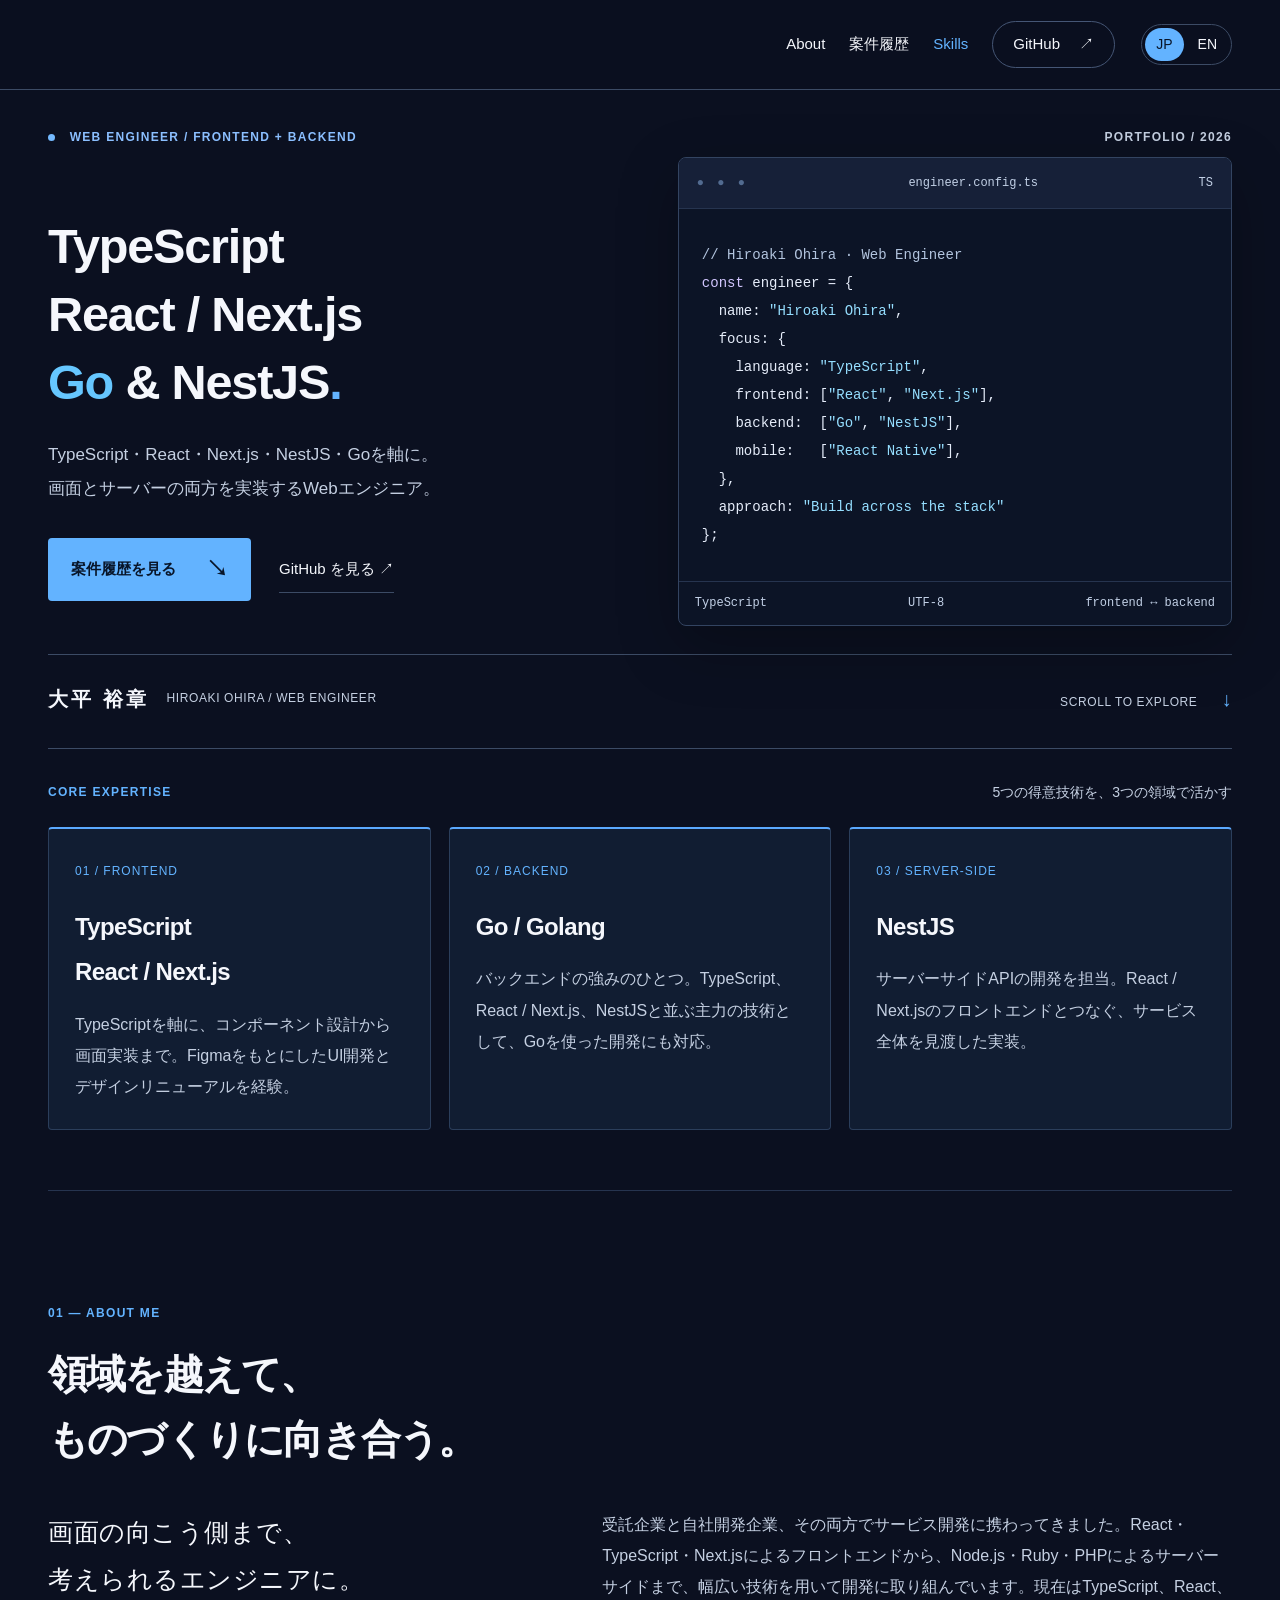
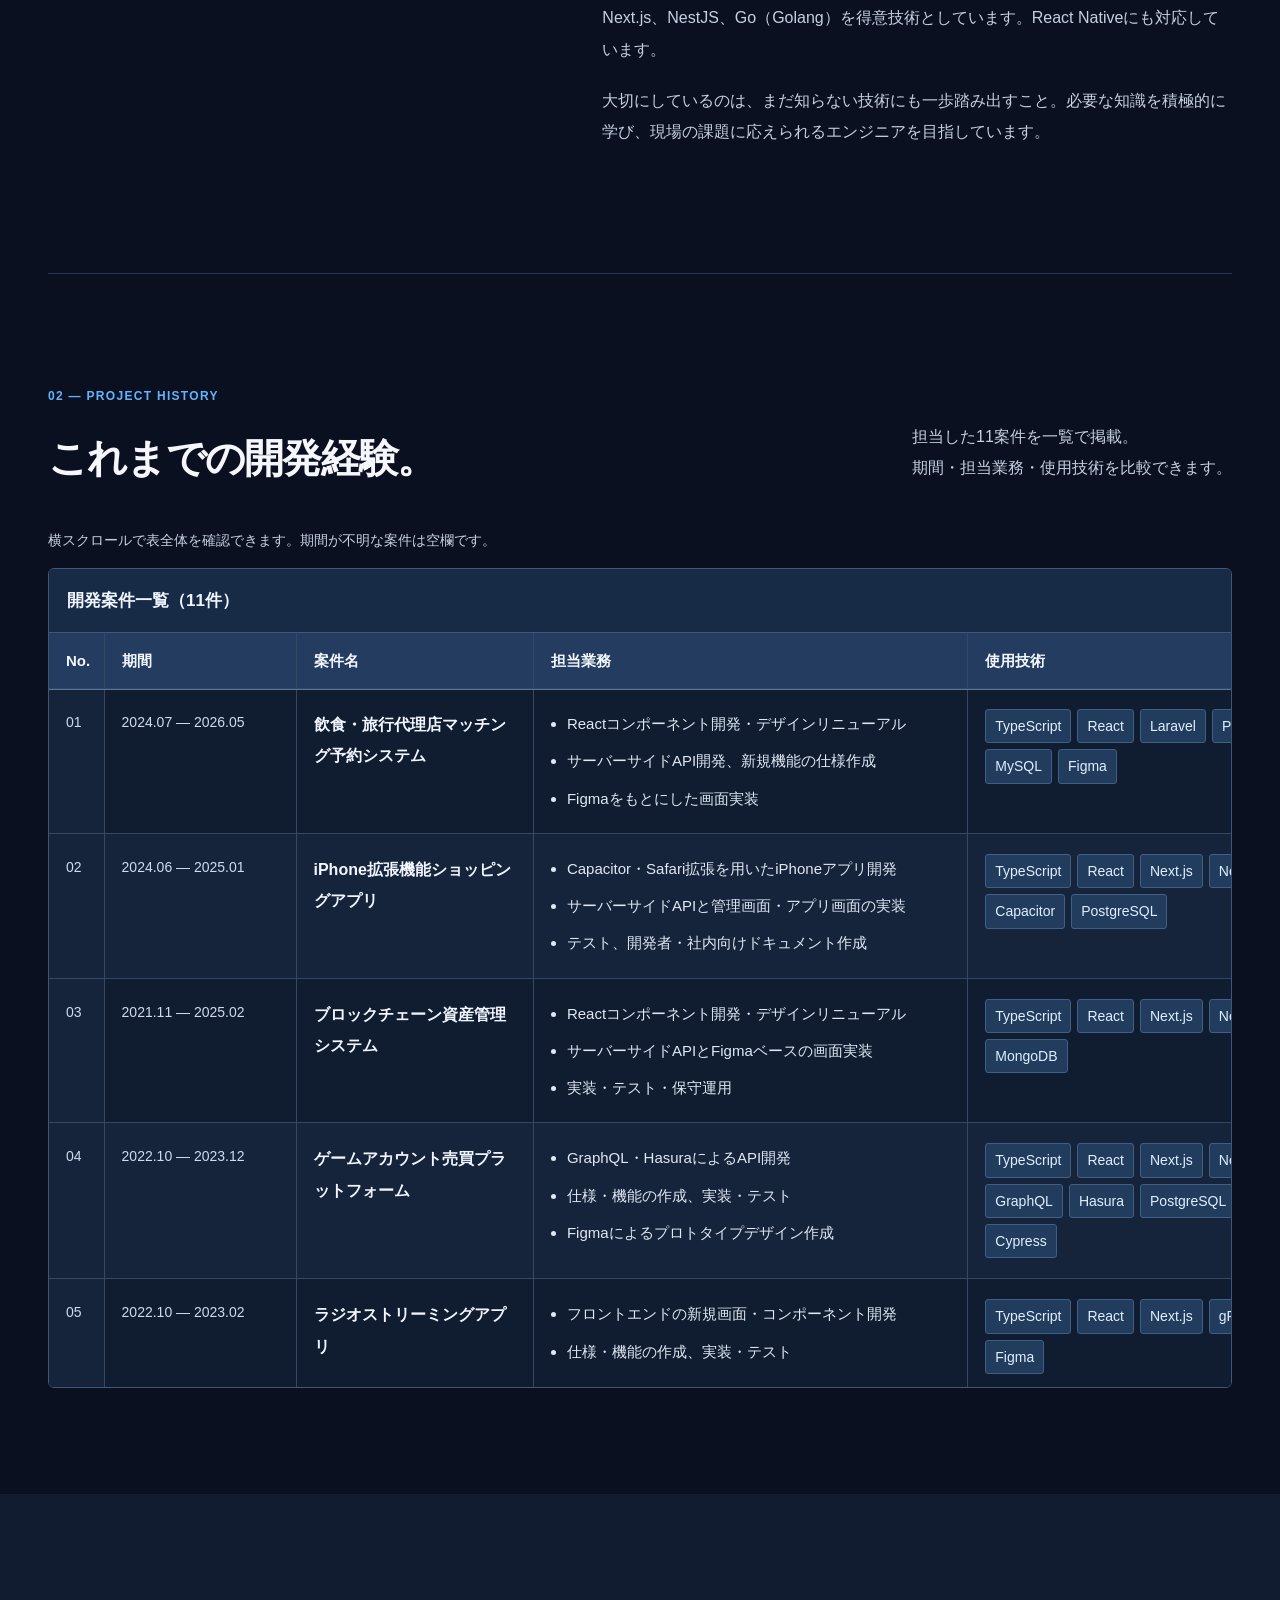
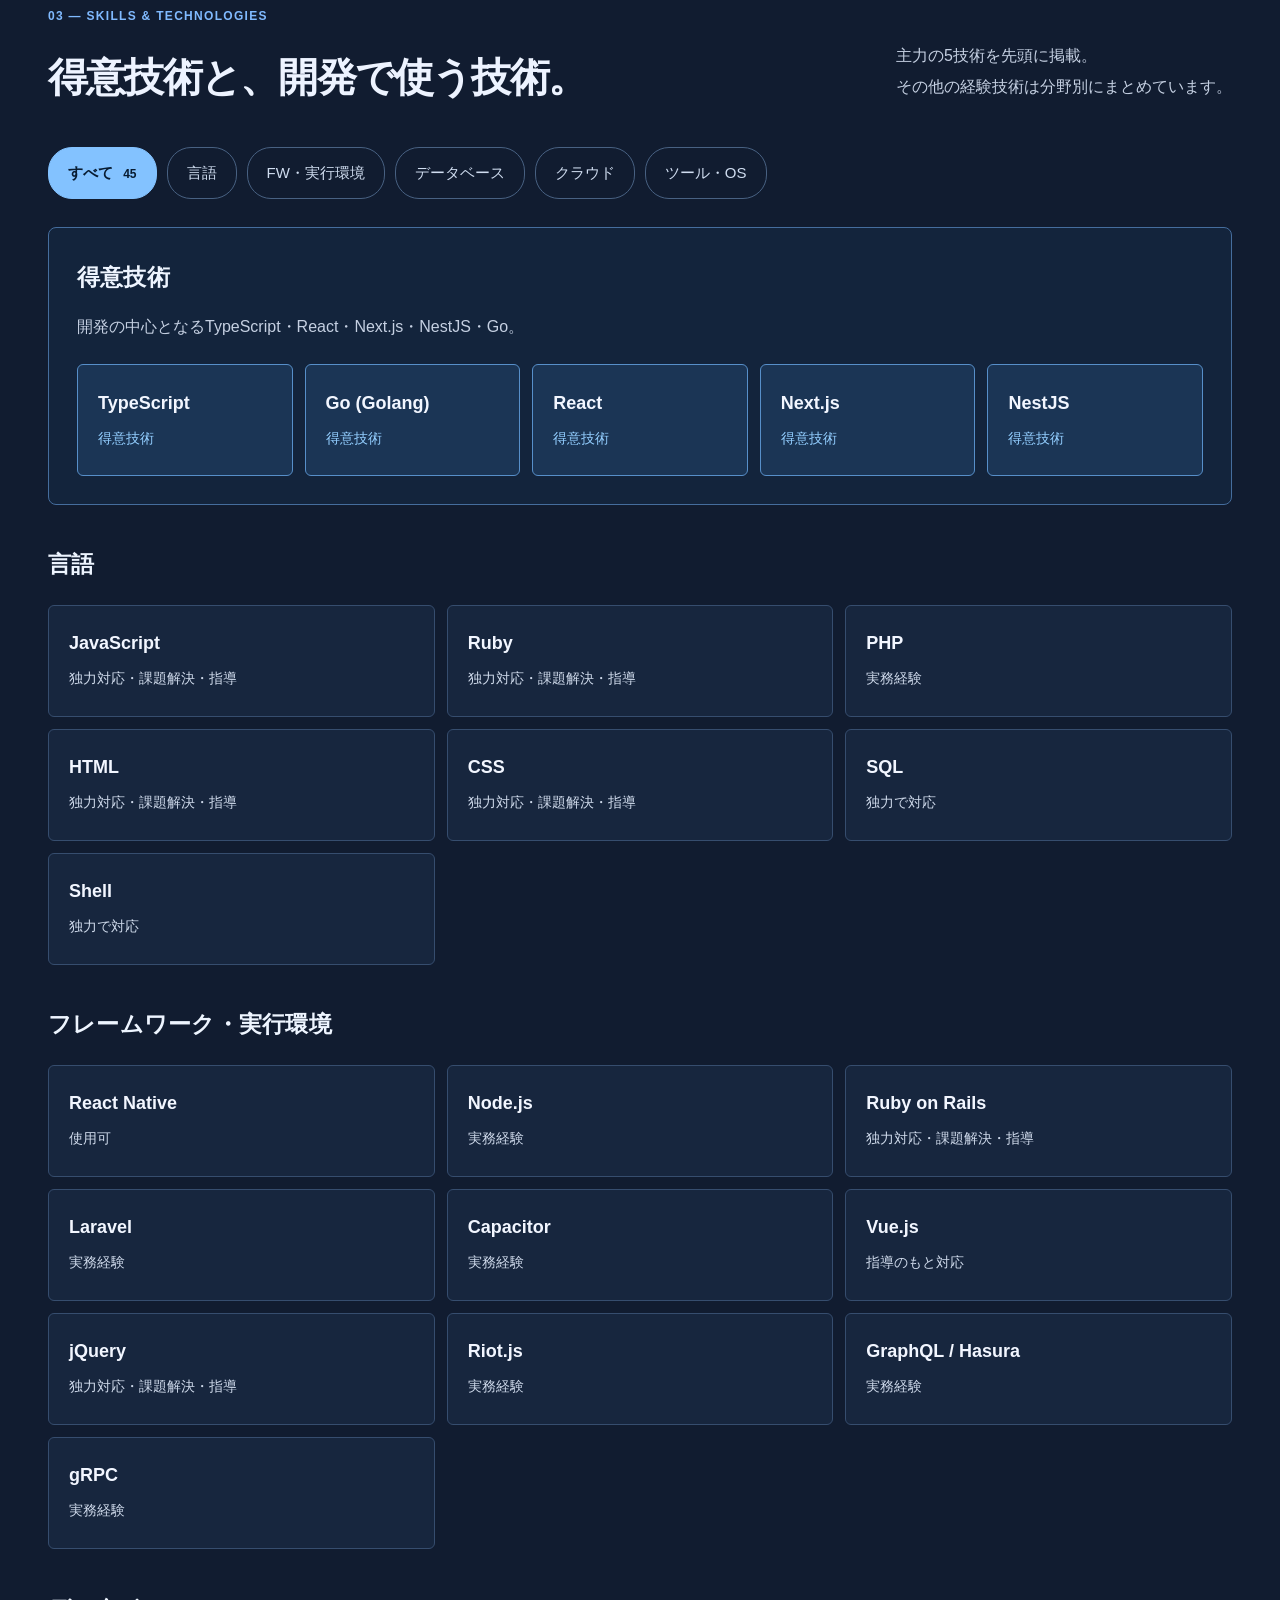
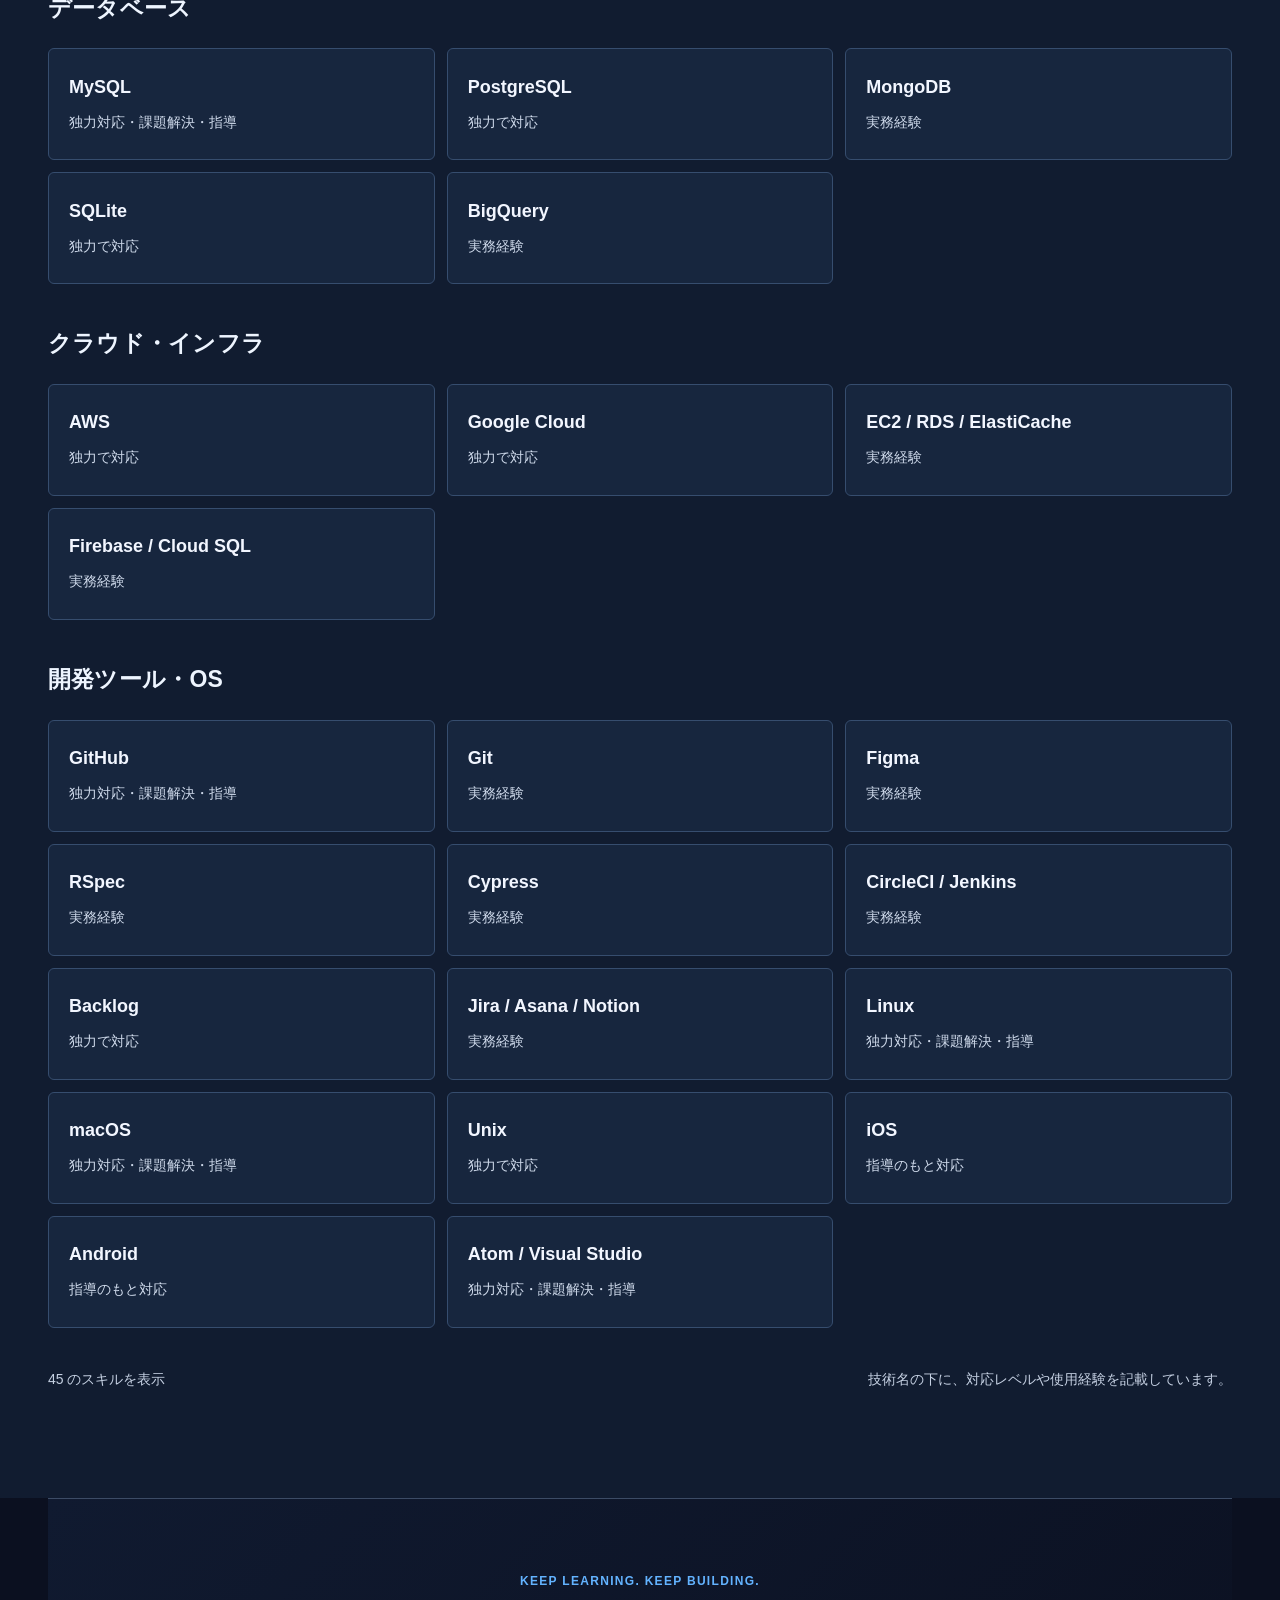
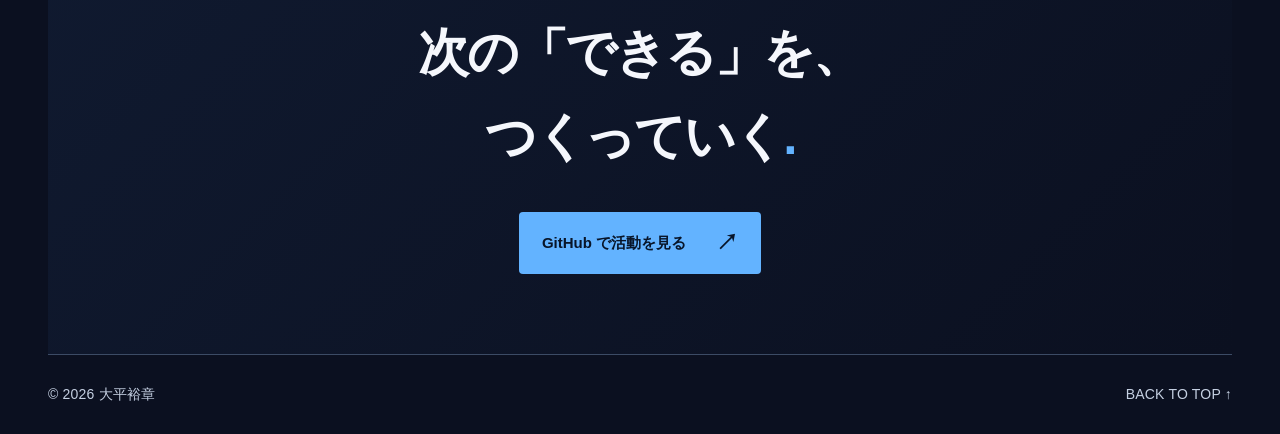
<file: index.html>
<!doctype html>
<html lang="ja"><head><meta charset="utf-8"><meta name="viewport" content="width=device-width, initial-scale=1"><meta name="theme-color" content="#111916"><meta name="description" content="大平裕章のポートフォリオ。TypeScript、React、Next.js、NestJS、Goを強みとするWebエンジニア。フロントエンドからサーバーサイドAPIまで対応。"><title>大平裕章 — Web Engineer</title><link rel="stylesheet" href="./index.css"><link rel="alternate" hreflang="ja" href="https://hi629.github.io/"><link rel="alternate" hreflang="en" href="https://hi629.github.io/en.html"><link rel="canonical" href="https://hi629.github.io/"><script src="./language.js"></script></head>
<body id="top"><a class="skip" href="#main">本文へ移動</a>
<header class="header"><div class="language-switch" role="group" aria-label="言語切り替え"><a href="./?lang=ja" lang="ja" hreflang="ja" data-language="ja" aria-current="true">JP</a><a href="./en.html?lang=en" lang="en" hreflang="en" data-language="en">EN</a></div><button class="menu" aria-expanded="false" aria-controls="navigation">メニュー <span aria-hidden="true">＋</span></button><nav id="navigation" aria-label="メインナビゲーション"><a href="#about">About</a><a href="#experience">案件履歴</a><a href="#skills">Skills</a><a class="nav-github" href="https://github.com/hi629" target="_blank" rel="noopener noreferrer">GitHub <span aria-hidden="true">↗</span></a></nav></header>
<main id="main"><section class="hero wrap" aria-labelledby="hero-title"><div class="hero-top"><span class="eyebrow"><span class="dot"></span> WEB ENGINEER / FRONTEND + BACKEND</span><span class="edition">PORTFOLIO / 2026</span></div><div class="hero-layout"><div><h1 id="hero-title">TypeScript<br>React / Next.js<br><span class="accent-word">Go</span> &amp; NestJS<span class="lime">.</span></h1><p class="hero-intro">TypeScript・React・Next.js・NestJS・Goを軸に。<br>画面とサーバーの両方を実装するWebエンジニア。</p><div class="hero-actions"><a class="button" href="#experience">案件履歴を見る <span aria-hidden="true">↘</span></a><a class="text-link" href="https://github.com/hi629" target="_blank" rel="noopener noreferrer">GitHub を見る ↗</a></div></div><div class="code-window" aria-label="Core technology stack"><div class="code-title"><span class="window-dots" aria-hidden="true">● ● ●</span><span>engineer.config.ts</span><span>TS</span></div><pre><code><span class="syntax-comment">// Hiroaki Ohira · Web Engineer</span>
<span class="syntax-keyword">const</span> engineer = {
  name: <span class="syntax-string">"Hiroaki Ohira"</span>,
  focus: {
    language: <span class="syntax-string">"TypeScript"</span>,
    frontend: [<span class="syntax-string">"React"</span>, <span class="syntax-string">"Next.js"</span>],
    backend:  [<span class="syntax-string">"Go"</span>, <span class="syntax-string">"NestJS"</span>],
    mobile:   [<span class="syntax-string">"React Native"</span>],
  },
  approach: <span class="syntax-string">"Build across the stack"</span>
};</code></pre><div class="code-status"><span>TypeScript</span><span>UTF-8</span><span>frontend ↔ backend</span></div></div></div><div class="hero-bottom"><div><strong>大平 裕章</strong><span>HIROAKI OHIRA / WEB ENGINEER</span></div><a href="#about">SCROLL TO EXPLORE <span aria-hidden="true">↓</span></a></div></section>
<section class="expertise wrap" aria-label="得意な技術"><div class="expertise-heading"><span class="eyebrow">CORE EXPERTISE</span><span>5つの得意技術を、3つの領域で活かす</span></div><div class="expertise-grid"><article class="expertise-card"><span class="card-index">01 / FRONTEND</span><h3>TypeScript<br>React / Next.js</h3><p>TypeScriptを軸に、コンポーネント設計から画面実装まで。FigmaをもとにしたUI開発とデザインリニューアルを経験。</p></article><article class="expertise-card"><span class="card-index">02 / BACKEND</span><h3>Go / Golang</h3><p>バックエンドの強みのひとつ。TypeScript、React / Next.js、NestJSと並ぶ主力の技術として、Goを使った開発にも対応。</p></article><article class="expertise-card"><span class="card-index">03 / SERVER-SIDE</span><h3>NestJS</h3><p>サーバーサイドAPIの開発を担当。React / Next.jsのフロントエンドとつなぐ、サービス全体を見渡した実装。</p></article></div></section>
<section id="about" class="section wrap"><div class="section-heading"><span class="eyebrow">01 — ABOUT ME</span><h2>領域を越えて、<br>ものづくりに向き合う。</h2></div><div class="about-layout"><p class="about-lead">画面の向こう側まで、<br>考えられるエンジニアに。</p><div class="about-copy"><p>受託企業と自社開発企業、その両方でサービス開発に携わってきました。React・TypeScript・Next.jsによるフロントエンドから、Node.js・Ruby・PHPによるサーバーサイドまで、幅広い技術を用いて開発に取り組んでいます。現在はTypeScript、React、Next.js、NestJS、Go（Golang）を得意技術としています。React Nativeにも対応しています。</p><p>大切にしているのは、まだ知らない技術にも一歩踏み出すこと。必要な知識を積極的に学び、現場の課題に応えられるエンジニアを目指しています。</p></div></div></section>
<section id="experience" class="section wrap"><div class="section-heading split"><div><span class="eyebrow">02 — PROJECT HISTORY</span><h2>これまでの開発経験。</h2></div><p>担当した11案件を一覧で掲載。<br>期間・担当業務・使用技術を比較できます。</p></div><p id="history-scroll-hint" class="history-hint">横スクロールで表全体を確認できます。期間が不明な案件は空欄です。</p><div class="history-scroll" role="region" aria-label="開発案件一覧（11件）" aria-describedby="history-scroll-hint" tabindex="0"><table class="history-table"><caption>開発案件一覧（11件）</caption><colgroup><col class="col-number"><col class="col-period"><col class="col-project"><col class="col-tasks"><col class="col-tech"><col class="col-role"><col class="col-team"></colgroup><thead><tr><th scope="col">No.</th><th scope="col">期間</th><th scope="col">案件名</th><th scope="col">担当業務</th><th scope="col">使用技術</th><th scope="col">役割</th><th scope="col">チーム規模</th></tr></thead><tbody><tr><td class="history-number">01</td><td class="history-period">2024.07 — 2026.05</td><th scope="row">飲食・旅行代理店マッチング予約システム</th><td><ul><li>Reactコンポーネント開発・デザインリニューアル</li><li>サーバーサイドAPI開発、新規機能の仕様作成</li><li>Figmaをもとにした画面実装</li></ul></td><td><div class="history-tags"><span>TypeScript</span><span>React</span><span>Laravel</span><span>PHP</span><span>MySQL</span><span>Figma</span></div></td><td>SE</td><td class="history-team">6–10 名</td></tr><tr><td class="history-number">02</td><td class="history-period">2024.06 — 2025.01</td><th scope="row">iPhone拡張機能ショッピングアプリ</th><td><ul><li>Capacitor・Safari拡張を用いたiPhoneアプリ開発</li><li>サーバーサイドAPIと管理画面・アプリ画面の実装</li><li>テスト、開発者・社内向けドキュメント作成</li></ul></td><td><div class="history-tags"><span>TypeScript</span><span>React</span><span>Next.js</span><span>NestJS</span><span>Capacitor</span><span>PostgreSQL</span></div></td><td>SE</td><td class="history-team">6–10 名</td></tr><tr><td class="history-number">03</td><td class="history-period">2021.11 — 2025.02</td><th scope="row">ブロックチェーン資産管理システム</th><td><ul><li>Reactコンポーネント開発・デザインリニューアル</li><li>サーバーサイドAPIとFigmaベースの画面実装</li><li>実装・テスト・保守運用</li></ul></td><td><div class="history-tags"><span>TypeScript</span><span>React</span><span>Next.js</span><span>NestJS</span><span>MongoDB</span></div></td><td>SE</td><td class="history-team">1–5 名</td></tr><tr><td class="history-number">04</td><td class="history-period">2022.10 — 2023.12</td><th scope="row">ゲームアカウント売買プラットフォーム</th><td><ul><li>GraphQL・HasuraによるAPI開発</li><li>仕様・機能の作成、実装・テスト</li><li>Figmaによるプロトタイプデザイン作成</li></ul></td><td><div class="history-tags"><span>TypeScript</span><span>React</span><span>Next.js</span><span>NestJS</span><span>GraphQL</span><span>Hasura</span><span>PostgreSQL</span><span>Cypress</span></div></td><td>SE</td><td class="history-team">1–5 名</td></tr><tr><td class="history-number">05</td><td class="history-period">2022.10 — 2023.02</td><th scope="row">ラジオストリーミングアプリ</th><td><ul><li>フロントエンドの新規画面・コンポーネント開発</li><li>仕様・機能の作成、実装・テスト</li></ul></td><td><div class="history-tags"><span>TypeScript</span><span>React</span><span>Next.js</span><span>gRPC</span><span>Figma</span></div></td><td>SE</td><td class="history-team">11–50 名</td></tr><tr><td class="history-number">06</td><td class="history-period">2021.10 — 2022.04</td><th scope="row">AIカスタマーサービスツール</th><td><ul><li>新規画面・マイクロフロントエンドの開発</li><li>Figmaをもとにした画面実装とサーバーサイドAPI開発</li><li>実装・テスト・保守運用</li></ul></td><td><div class="history-tags"><span>TypeScript</span><span>React</span><span>Next.js</span><span>NestJS</span><span>MongoDB</span><span>BigQuery</span><span>gRPC</span></div></td><td>SE</td><td class="history-team">1–5 名</td></tr><tr><td class="history-number">07</td><td class="history-period">2021.04 — 2021.07</td><th scope="row">予約管理システム</th><td><ul><li>技術選定・要件定義・全体工数見積もり</li><li>デプロイ環境構築とコードのデプロイ</li><li>Figmaベースの画面実装、テスト・保守運用</li></ul></td><td><div class="history-tags"><span>Ruby on Rails</span><span>TypeScript</span><span>React</span><span>Next.js</span><span>RSpec</span><span>MySQL</span><span>Google Cloud</span><span>Firebase</span><span>Cloud SQL</span></div></td><td>SE</td><td class="history-team">1–5 名</td></tr><tr><td class="history-number">08</td><td class="history-period">2020.10 — 2021.09</td><th scope="row">入出金管理アプリ</th><td><ul><li>実装・テスト・保守運用、コードレビュー・リファクタリング</li><li>Reactコンポーネントとデザインベースの画面実装</li><li>マイクロサービス間のAPI連携、機能ドキュメント作成</li></ul></td><td><div class="history-tags"><span>Ruby on Rails</span><span>RSpec</span><span>React</span><span>TypeScript</span><span>Next.js</span><span>MySQL</span><span>AWS</span><span>EC2</span><span>RDS</span></div></td><td>SE</td><td class="history-team">6–10 名</td></tr><tr><td class="history-number">09</td><td class="history-period"></td><th scope="row">チャットボット日程調整ツール</th><td><ul><li>営業スタッフ・クライアントへのヒアリング、要件定義から保守運用まで</li><li>コードレビュー・リファクタリング、AWSサーバー構築・デプロイ</li><li>後進教育とカリキュラム作成</li></ul></td><td><div class="history-tags"><span>Ruby on Rails</span><span>RSpec</span><span>JavaScript</span><span>React</span><span>Riot.js</span><span>MySQL</span><span>AWS</span><span>ElastiCache</span><span>CircleCI</span></div></td><td>SE</td><td class="history-team">6–10 名</td></tr><tr><td class="history-number">10</td><td class="history-period"></td><th scope="row">採用ホームページ構築システム</th><td><ul><li>機能追加・改修に伴う要件定義・設計</li><li>英語でのオフショア開発依頼、全体工数見積もり・進捗管理</li><li>業務改善、コードレビュー・デプロイ</li></ul></td><td><div class="history-tags"><span>Ruby on Rails</span><span>RSpec</span><span>JavaScript</span><span>MySQL</span><span>AWS</span><span>EC2</span><span>RDS</span><span>CircleCI</span></div></td><td>PM</td><td class="history-team">1–5 名</td></tr><tr><td class="history-number">11</td><td class="history-period"></td><th scope="row">社内評価システム</th><td><ul><li>実装・テスト・保守運用、テスト仕様書作成</li><li>画面設計書をもとにしたUI実装</li><li>cronによるスクレイピング処理とシステム説明資料の作成</li></ul></td><td><div class="history-tags"><span>Ruby on Rails</span><span>React</span><span>JavaScript</span><span>MySQL</span><span>AWS</span><span>EC2</span><span>RDS</span><span>Jenkins</span></div></td><td>SE</td><td class="history-team">1–5 名</td></tr></tbody></table></div></section>
<section id="skills" class="skills-section"><div class="wrap section"><div class="section-heading split"><div><span class="eyebrow">03 — SKILLS &amp; TECHNOLOGIES</span><h2>得意技術と、開発で使う技術。</h2></div><p>主力の5技術を先頭に掲載。<br>その他の経験技術は分野別にまとめています。</p></div><div class="filters" role="group" aria-label="スキルのカテゴリ"><button data-filter="all" aria-pressed="true">すべて <span>45</span></button><button data-filter="languages" aria-pressed="false">言語</button><button data-filter="frameworks" aria-pressed="false">FW・実行環境</button><button data-filter="database" aria-pressed="false">データベース</button><button data-filter="cloud" aria-pressed="false">クラウド</button><button data-filter="other" aria-pressed="false">ツール・OS</button></div><section class="skill-group core-group"><h3>得意技術</h3><p>開発の中心となるTypeScript・React・Next.js・NestJS・Go。</p><div class="skills-grid core-skills"><article class="skill skill-core" data-category="languages"><span>TypeScript</span><span class="experience-label">得意技術</span></article><article class="skill skill-core" data-category="languages"><span>Go (Golang)</span><span class="experience-label">得意技術</span></article><article class="skill skill-core" data-category="frameworks"><span>React</span><span class="experience-label">得意技術</span></article><article class="skill skill-core" data-category="frameworks"><span>Next.js</span><span class="experience-label">得意技術</span></article><article class="skill skill-core" data-category="frameworks"><span>NestJS</span><span class="experience-label">得意技術</span></article></div></section><section class="skill-group"><h3>言語</h3><div class="skills-grid"><article class="skill" data-category="languages"><span>JavaScript</span><span class="skill-proficiency">独力対応・課題解決・指導</span></article><article class="skill" data-category="languages"><span>Ruby</span><span class="skill-proficiency">独力対応・課題解決・指導</span></article><article class="skill" data-category="languages"><span>PHP</span><span class="experience-label">実務経験</span></article><article class="skill" data-category="languages"><span>HTML</span><span class="skill-proficiency">独力対応・課題解決・指導</span></article><article class="skill" data-category="languages"><span>CSS</span><span class="skill-proficiency">独力対応・課題解決・指導</span></article><article class="skill" data-category="languages"><span>SQL</span><span class="skill-proficiency">独力で対応</span></article><article class="skill" data-category="languages"><span>Shell</span><span class="skill-proficiency">独力で対応</span></article></div></section><section class="skill-group"><h3>フレームワーク・実行環境</h3><div class="skills-grid"><article class="skill" data-category="frameworks"><span>React Native</span><span class="experience-label">使用可</span></article><article class="skill" data-category="frameworks"><span>Node.js</span><span class="experience-label">実務経験</span></article><article class="skill" data-category="frameworks"><span>Ruby on Rails</span><span class="skill-proficiency">独力対応・課題解決・指導</span></article><article class="skill" data-category="frameworks"><span>Laravel</span><span class="experience-label">実務経験</span></article><article class="skill" data-category="frameworks"><span>Capacitor</span><span class="experience-label">実務経験</span></article><article class="skill" data-category="frameworks"><span>Vue.js</span><span class="skill-proficiency">指導のもと対応</span></article><article class="skill" data-category="frameworks"><span>jQuery</span><span class="skill-proficiency">独力対応・課題解決・指導</span></article><article class="skill" data-category="frameworks"><span>Riot.js</span><span class="experience-label">実務経験</span></article><article class="skill" data-category="frameworks"><span>GraphQL / Hasura</span><span class="experience-label">実務経験</span></article><article class="skill" data-category="frameworks"><span>gRPC</span><span class="experience-label">実務経験</span></article></div></section><section class="skill-group"><h3>データベース</h3><div class="skills-grid"><article class="skill" data-category="database"><span>MySQL</span><span class="skill-proficiency">独力対応・課題解決・指導</span></article><article class="skill" data-category="database"><span>PostgreSQL</span><span class="skill-proficiency">独力で対応</span></article><article class="skill" data-category="database"><span>MongoDB</span><span class="experience-label">実務経験</span></article><article class="skill" data-category="database"><span>SQLite</span><span class="skill-proficiency">独力で対応</span></article><article class="skill" data-category="database"><span>BigQuery</span><span class="experience-label">実務経験</span></article></div></section><section class="skill-group"><h3>クラウド・インフラ</h3><div class="skills-grid"><article class="skill" data-category="cloud"><span>AWS</span><span class="skill-proficiency">独力で対応</span></article><article class="skill" data-category="cloud"><span>Google Cloud</span><span class="skill-proficiency">独力で対応</span></article><article class="skill" data-category="cloud"><span>EC2 / RDS / ElastiCache</span><span class="experience-label">実務経験</span></article><article class="skill" data-category="cloud"><span>Firebase / Cloud SQL</span><span class="experience-label">実務経験</span></article></div></section><section class="skill-group"><h3>開発ツール・OS</h3><div class="skills-grid"><article class="skill" data-category="other"><span>GitHub</span><span class="skill-proficiency">独力対応・課題解決・指導</span></article><article class="skill" data-category="other"><span>Git</span><span class="experience-label">実務経験</span></article><article class="skill" data-category="other"><span>Figma</span><span class="experience-label">実務経験</span></article><article class="skill" data-category="other"><span>RSpec</span><span class="experience-label">実務経験</span></article><article class="skill" data-category="other"><span>Cypress</span><span class="experience-label">実務経験</span></article><article class="skill" data-category="other"><span>CircleCI / Jenkins</span><span class="experience-label">実務経験</span></article><article class="skill" data-category="other"><span>Backlog</span><span class="skill-proficiency">独力で対応</span></article><article class="skill" data-category="other"><span>Jira / Asana / Notion</span><span class="experience-label">実務経験</span></article><article class="skill" data-category="other"><span>Linux</span><span class="skill-proficiency">独力対応・課題解決・指導</span></article><article class="skill" data-category="other"><span>macOS</span><span class="skill-proficiency">独力対応・課題解決・指導</span></article><article class="skill" data-category="other"><span>Unix</span><span class="skill-proficiency">独力で対応</span></article><article class="skill" data-category="other"><span>iOS</span><span class="skill-proficiency">指導のもと対応</span></article><article class="skill" data-category="other"><span>Android</span><span class="skill-proficiency">指導のもと対応</span></article><article class="skill" data-category="other"><span>Atom / Visual Studio</span><span class="skill-proficiency">独力対応・課題解決・指導</span></article></div></section><div class="skill-caption"><span id="skill-count" role="status" aria-live="polite">45 のスキルを表示</span><span>技術名の下に、対応レベルや使用経験を記載しています。</span></div></div></section>
<section class="closing wrap"><span class="eyebrow">KEEP LEARNING. KEEP BUILDING.</span><h2>次の「できる」を、<br>つくっていく<span class="lime">.</span></h2><a class="button" href="https://github.com/hi629" target="_blank" rel="noopener noreferrer">GitHub で活動を見る <span aria-hidden="true">↗</span></a></section></main><footer class="wrap footer"><span>© 2026 大平裕章</span><a href="#top">BACK TO TOP ↑</a></footer>
<script>
const menu = document.querySelector('.menu');
const nav = document.querySelector('#navigation');
function closeMenu(){menu.setAttribute('aria-expanded','false');nav.classList.remove('open');}
menu.addEventListener('click',()=>{const open=menu.getAttribute('aria-expanded')!=='true';menu.setAttribute('aria-expanded',String(open));nav.classList.toggle('open',open);});
nav.querySelectorAll('a').forEach(a=>a.addEventListener('click',closeMenu));
document.addEventListener('keydown',e=>{if(e.key==='Escape'&&menu.getAttribute('aria-expanded')==='true'){closeMenu();menu.focus();}});
document.querySelectorAll('[data-filter]').forEach(button=>button.addEventListener('click',()=>{document.querySelectorAll('[data-filter]').forEach(b=>b.setAttribute('aria-pressed',String(b===button)));let count=0;document.querySelectorAll('.skill').forEach(card=>{const show=button.dataset.filter==='all'||card.dataset.category===button.dataset.filter;card.hidden=!show;if(show)count++;});document.querySelectorAll('.skill-group').forEach(group=>{group.hidden=!Array.from(group.querySelectorAll('.skill')).some(card=>!card.hidden);});document.querySelector('#skill-count').textContent=count+' のスキルを表示';}));
if('IntersectionObserver' in window){const observer=new IntersectionObserver(entries=>{entries.forEach(entry=>{if(entry.isIntersecting){document.querySelectorAll('nav a[href^="#"]').forEach(a=>{if(a.hash==='#'+entry.target.id)a.setAttribute('aria-current','location');else a.removeAttribute('aria-current');});}});},{rootMargin:'-20% 0px -50% 0px'});document.querySelectorAll('section[id]').forEach(s=>observer.observe(s));}
</script></body></html>
</file>
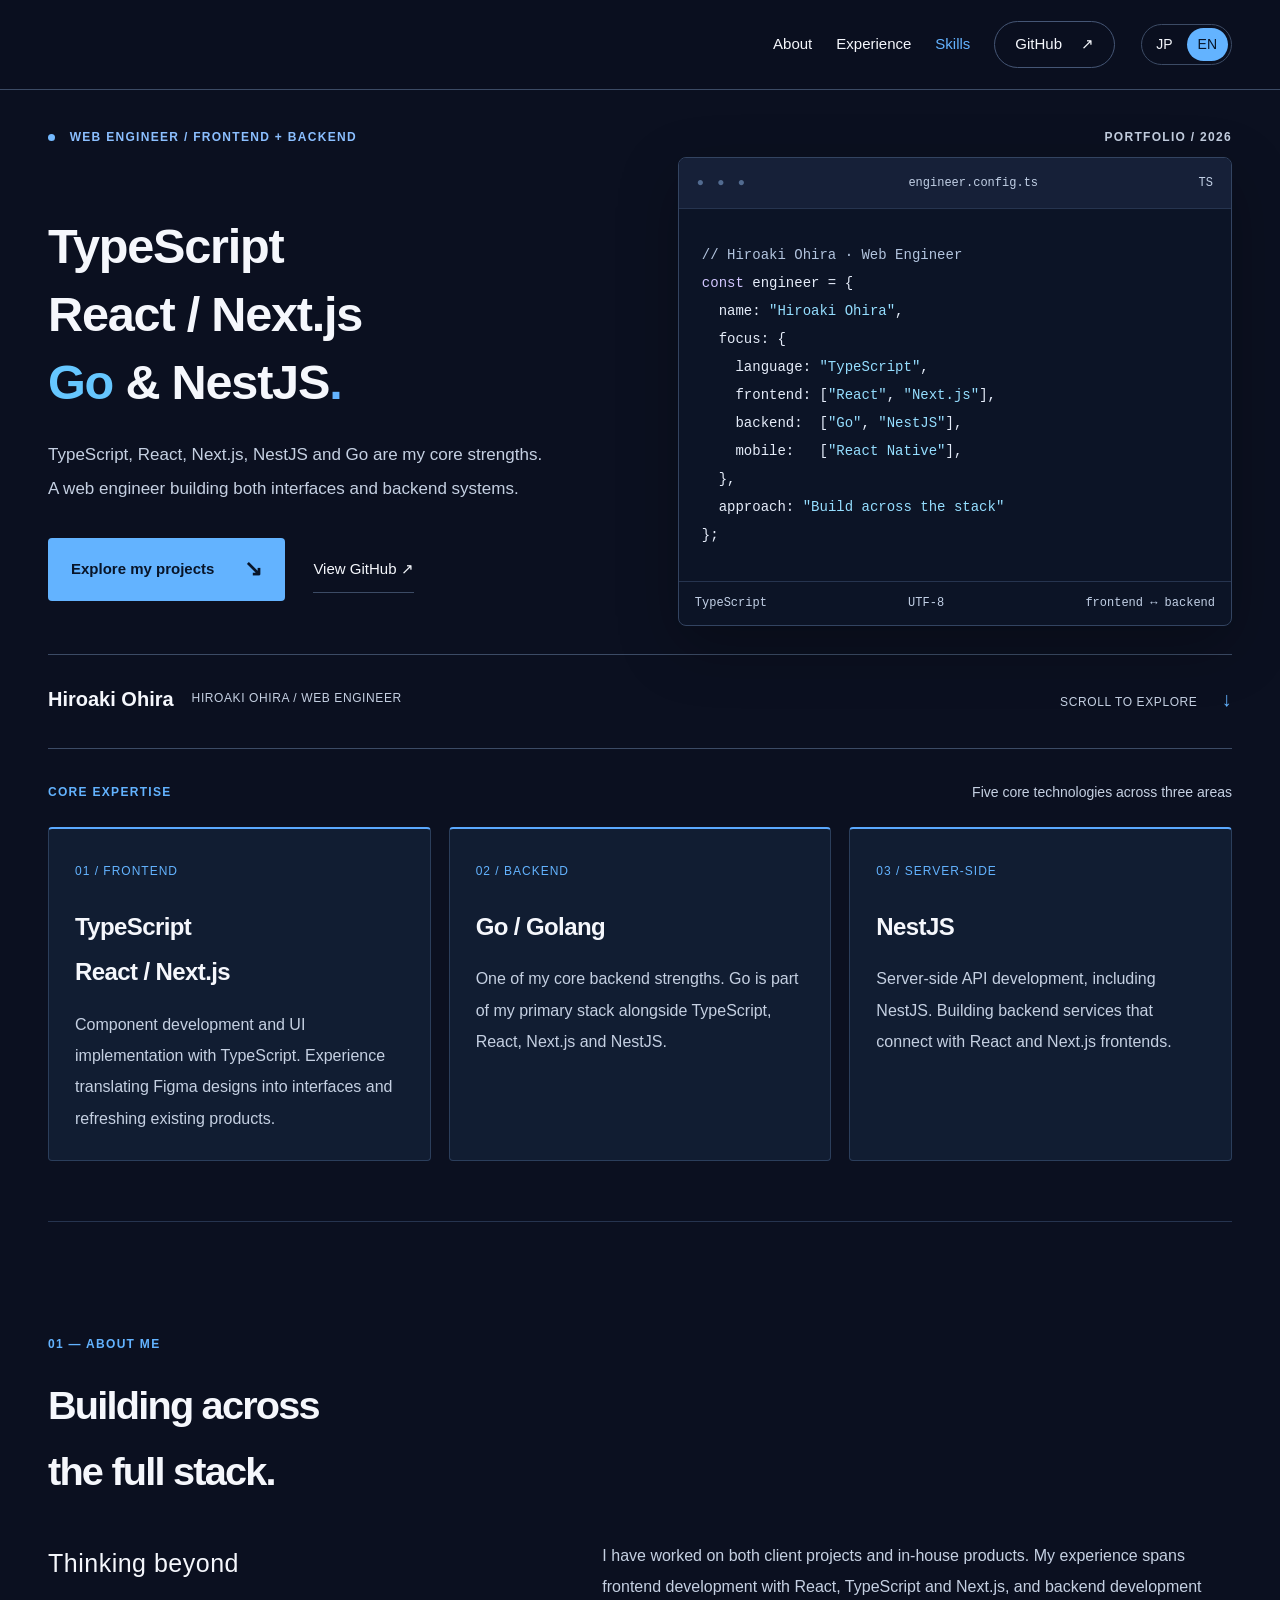
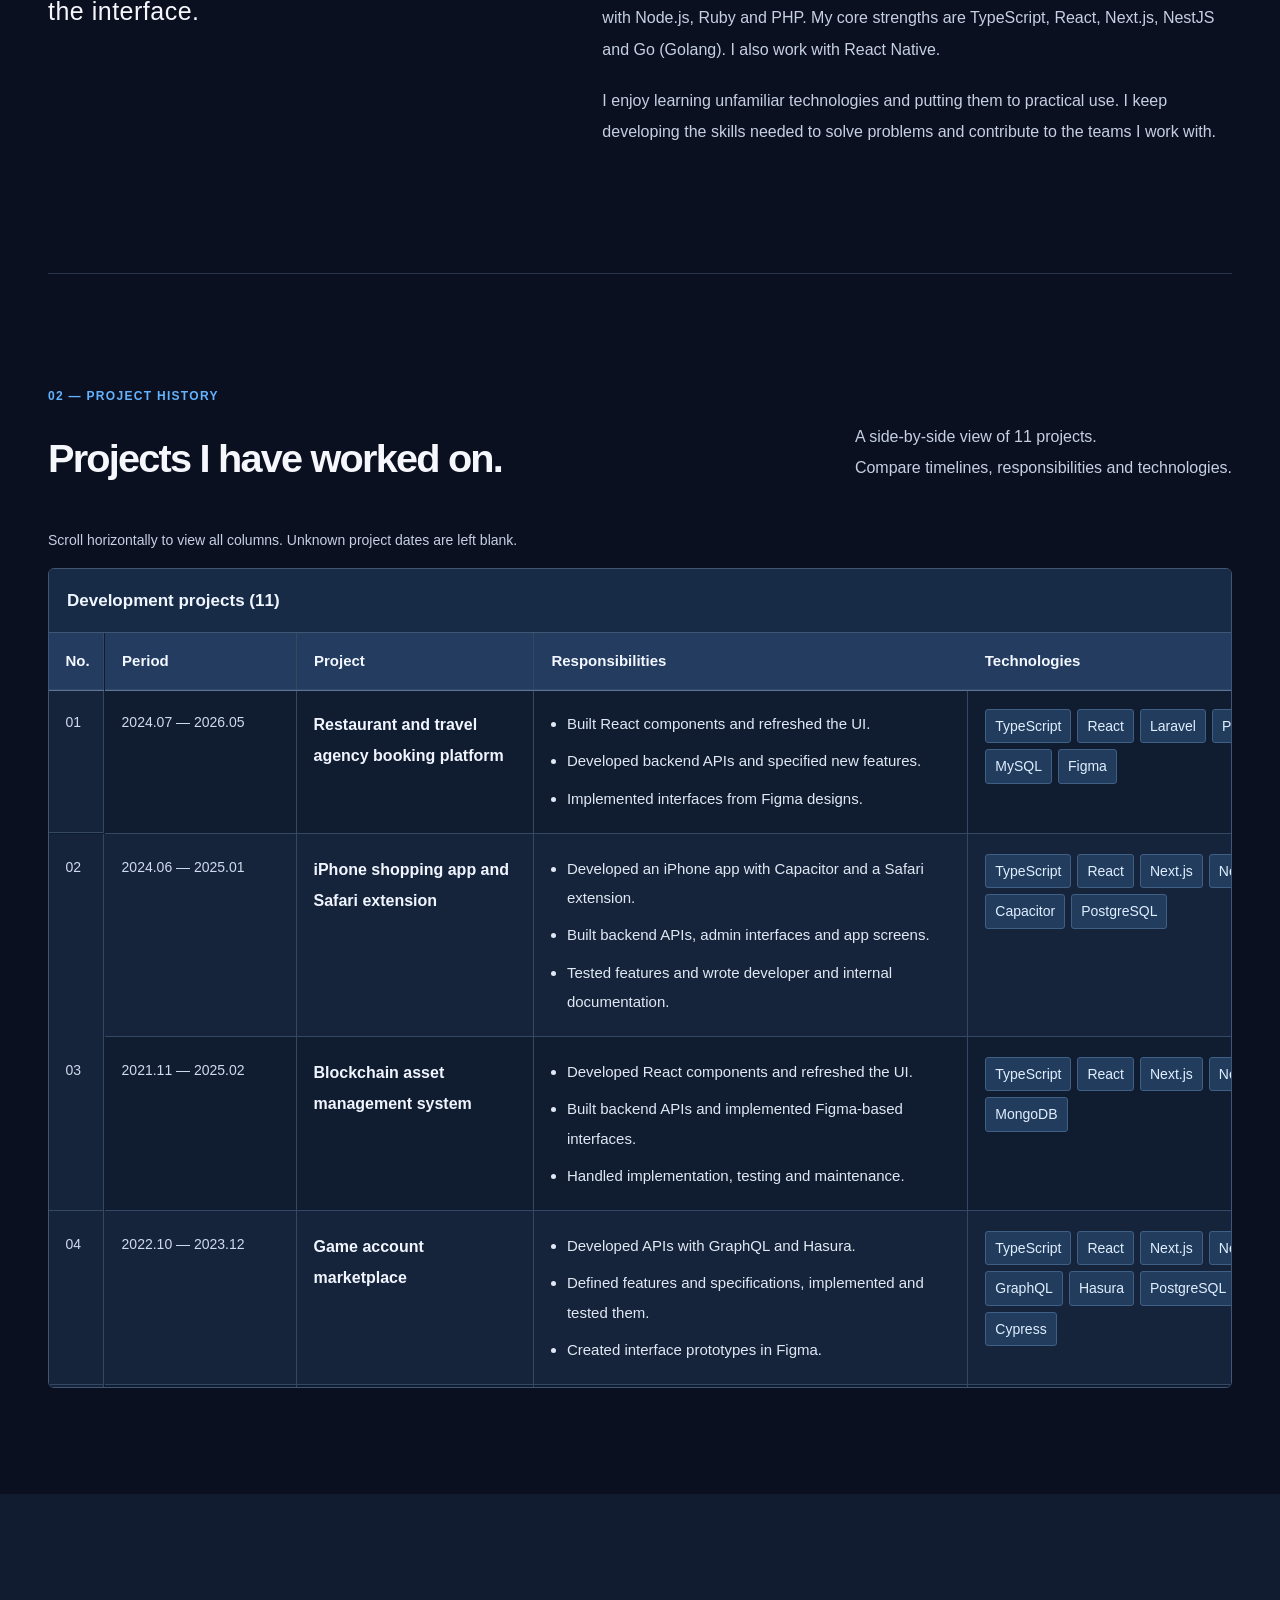
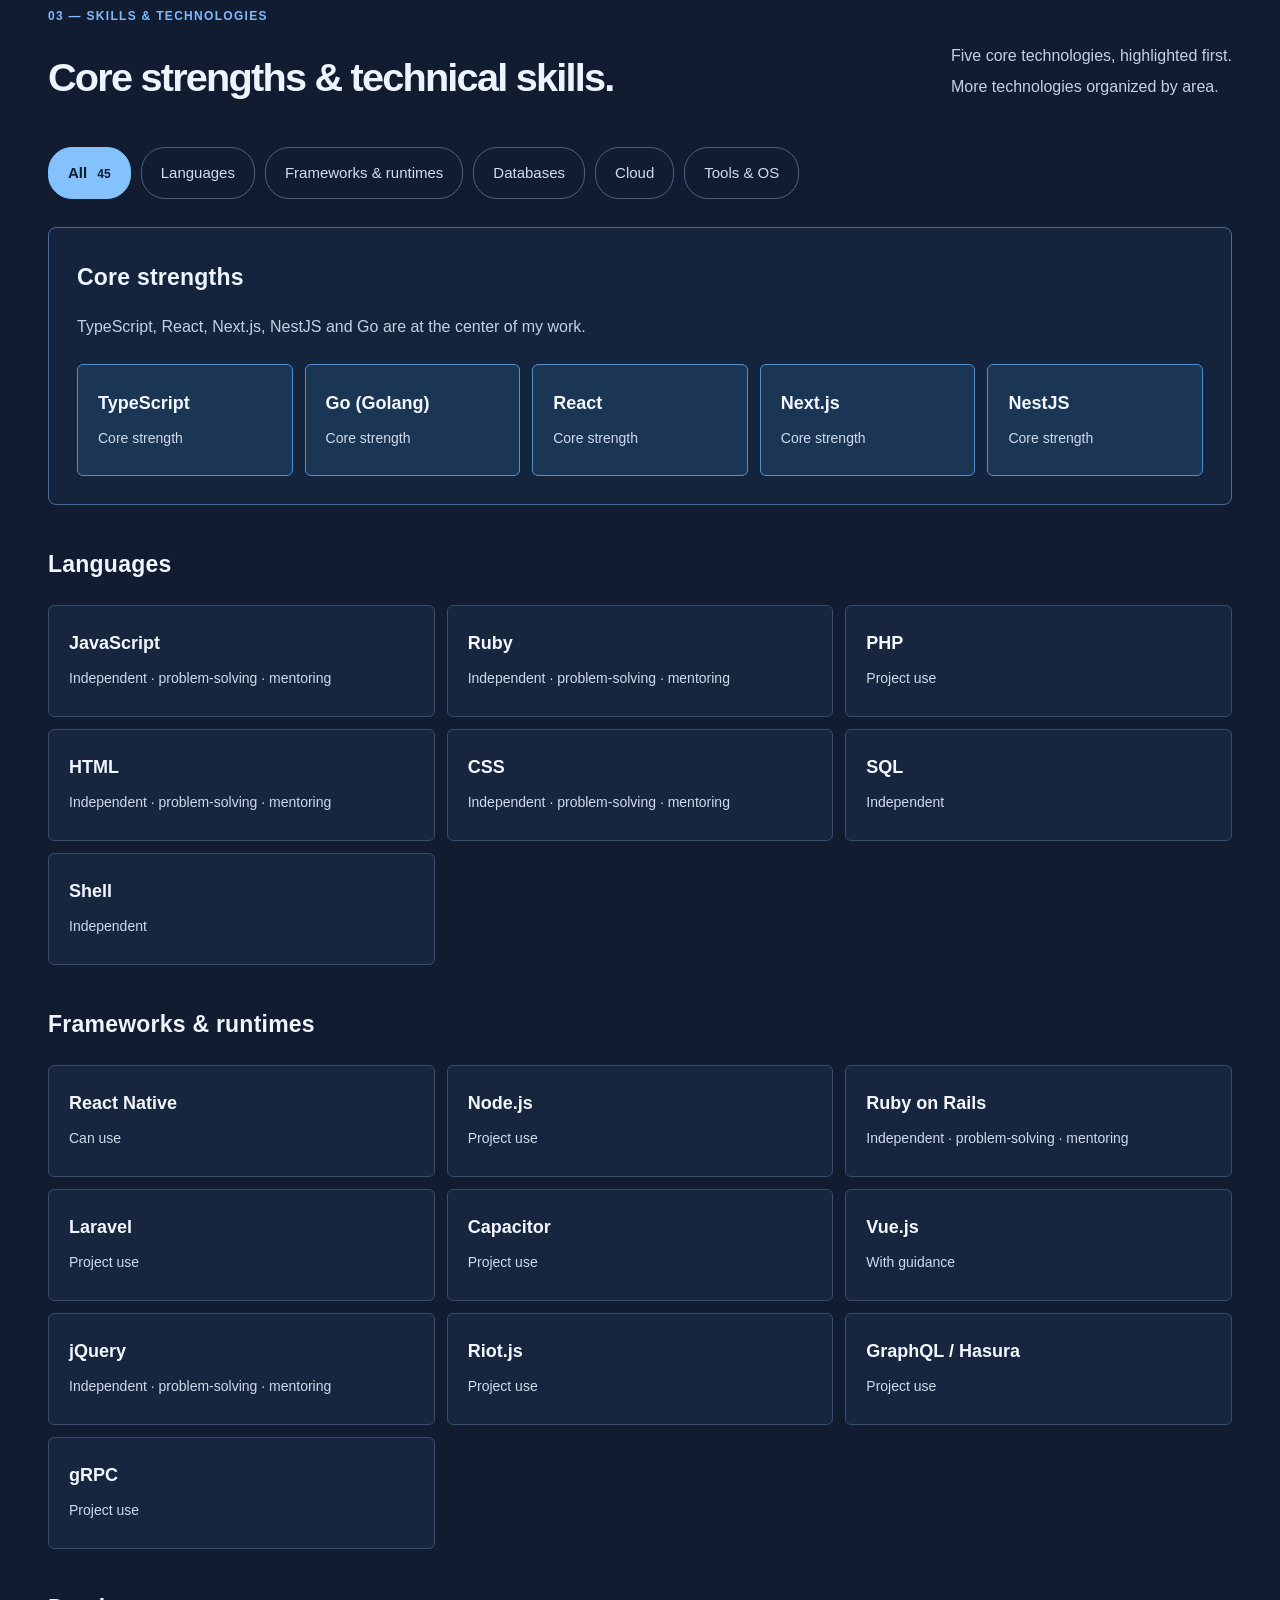
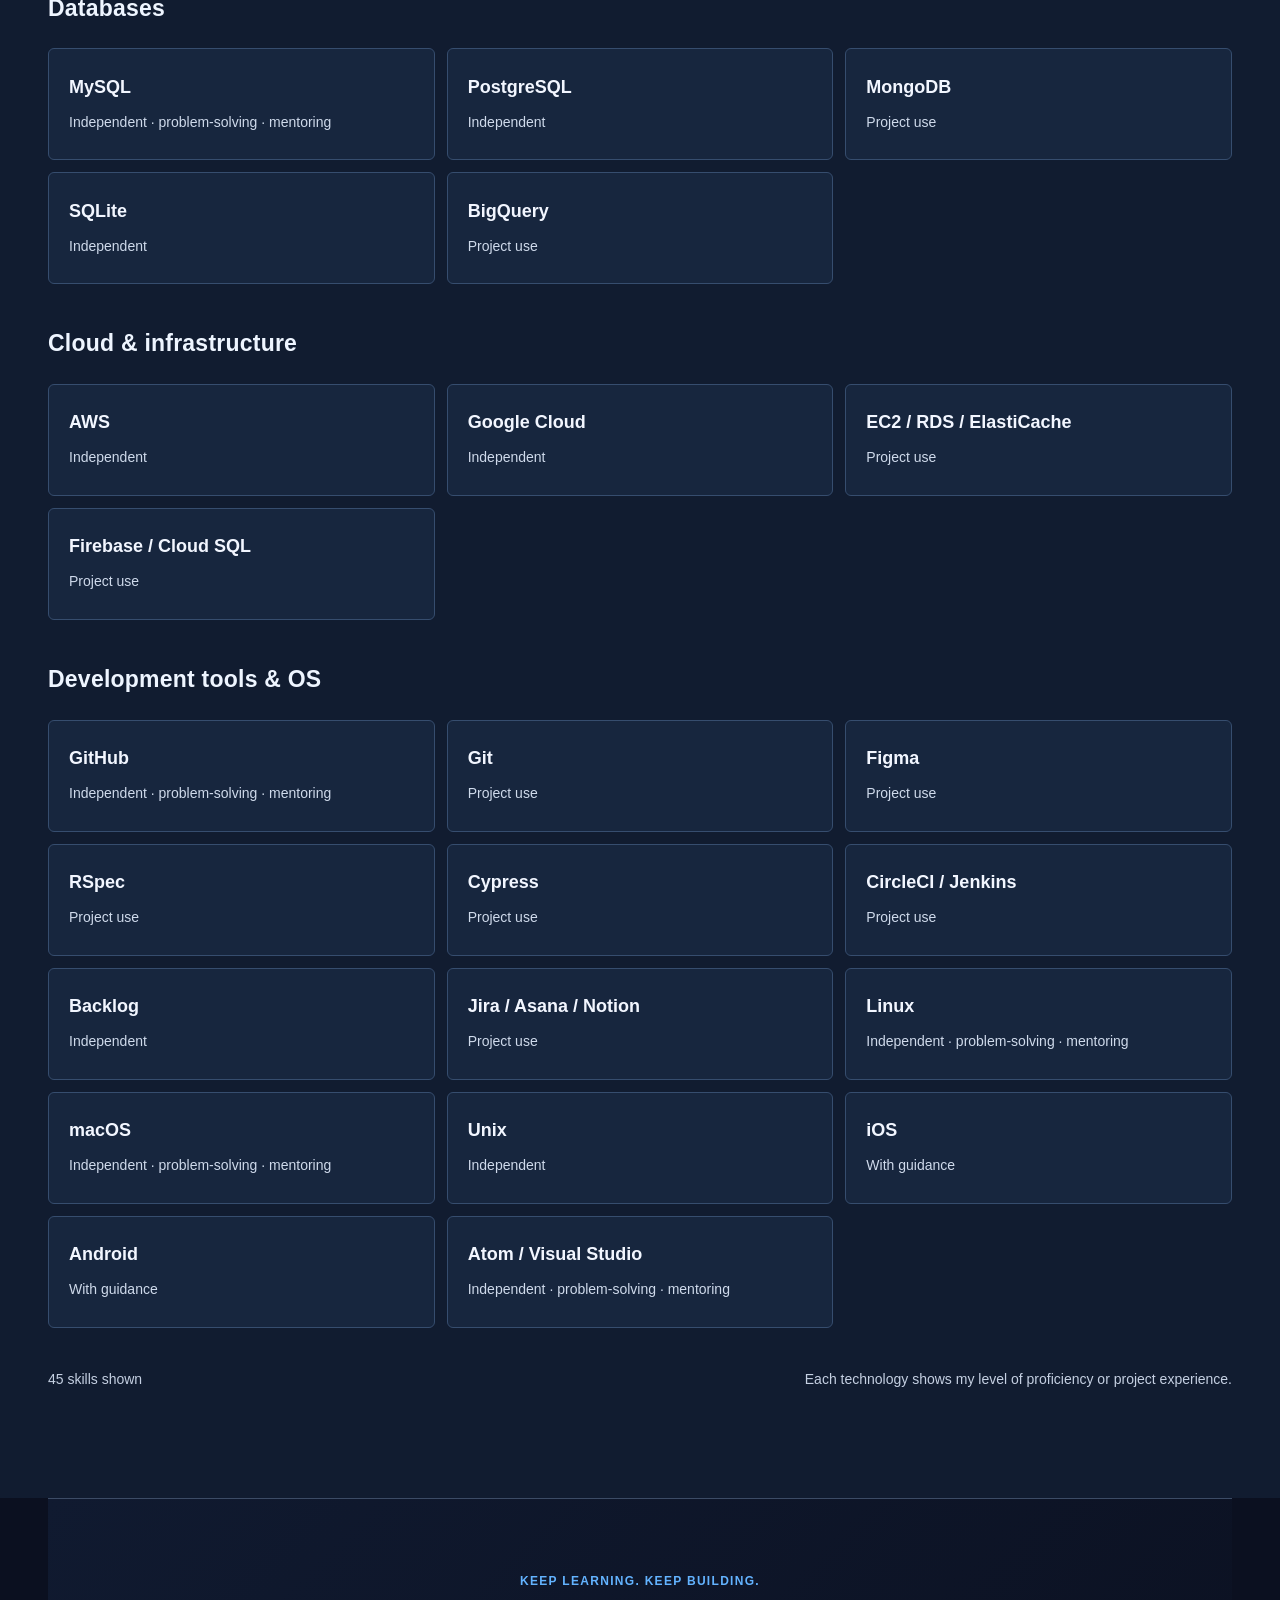
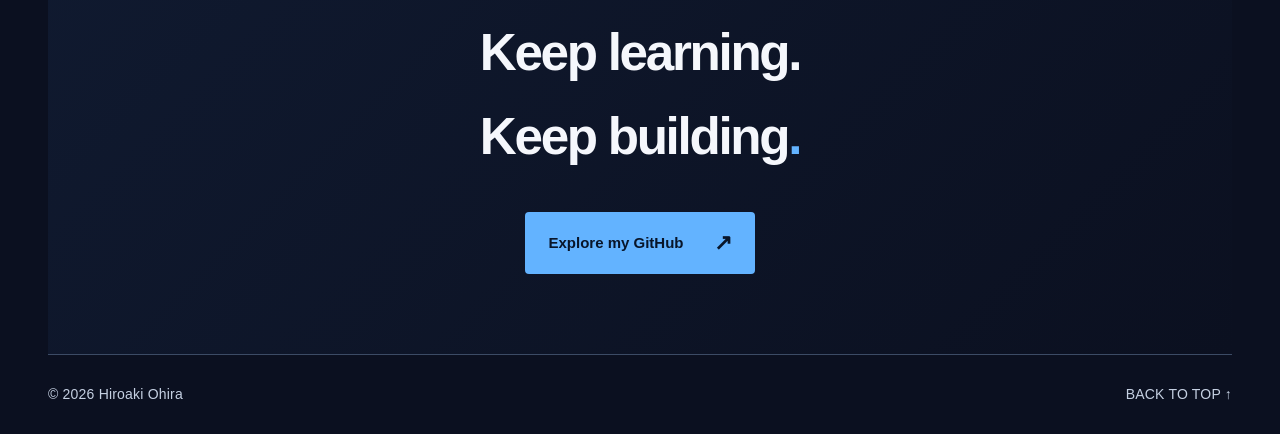
<file: en.html>
<!doctype html>
<html lang="en"><head><meta charset="utf-8"><meta name="viewport" content="width=device-width, initial-scale=1"><meta name="theme-color" content="#111916"><meta name="description" content="Hiroaki Ohira — Web engineer specializing in TypeScript, React, Next.js, NestJS and Go, from frontend interfaces to backend APIs."><title>Hiroaki Ohira — Web Engineer</title><link rel="stylesheet" href="./index.css"><link rel="alternate" hreflang="ja" href="https://hi629.github.io/"><link rel="alternate" hreflang="en" href="https://hi629.github.io/en.html"><link rel="canonical" href="https://hi629.github.io/en.html"><script src="./language.js"></script></head>
<body id="top"><a class="skip" href="#main">Skip to content</a>
<header class="header"><div class="language-switch" role="group" aria-label="Language selection"><a href="./?lang=ja" lang="ja" hreflang="ja" data-language="ja">JP</a><a href="./en.html?lang=en" lang="en" hreflang="en" data-language="en" aria-current="true">EN</a></div><button class="menu" aria-expanded="false" aria-controls="navigation">Menu <span aria-hidden="true">＋</span></button><nav id="navigation" aria-label="Main navigation"><a href="#about">About</a><a href="#experience">Experience</a><a href="#skills">Skills</a><a class="nav-github" href="https://github.com/hi629" target="_blank" rel="noopener noreferrer">GitHub <span aria-hidden="true">↗</span></a></nav></header>
<main id="main"><section class="hero wrap" aria-labelledby="hero-title"><div class="hero-top"><span class="eyebrow"><span class="dot"></span> WEB ENGINEER / FRONTEND + BACKEND</span><span class="edition">PORTFOLIO / 2026</span></div><div class="hero-layout"><div><h1 id="hero-title">TypeScript<br>React / Next.js<br><span class="accent-word">Go</span> &amp; NestJS<span class="lime">.</span></h1><p class="hero-intro">TypeScript, React, Next.js, NestJS and Go are my core strengths.<br>A web engineer building both interfaces and backend systems.</p><div class="hero-actions"><a class="button" href="#experience">Explore my projects <span aria-hidden="true">↘</span></a><a class="text-link" href="https://github.com/hi629" target="_blank" rel="noopener noreferrer">View GitHub ↗</a></div></div><div class="code-window" aria-label="Core technology stack"><div class="code-title"><span class="window-dots" aria-hidden="true">● ● ●</span><span>engineer.config.ts</span><span>TS</span></div><pre><code><span class="syntax-comment">// Hiroaki Ohira · Web Engineer</span>
<span class="syntax-keyword">const</span> engineer = {
  name: <span class="syntax-string">"Hiroaki Ohira"</span>,
  focus: {
    language: <span class="syntax-string">"TypeScript"</span>,
    frontend: [<span class="syntax-string">"React"</span>, <span class="syntax-string">"Next.js"</span>],
    backend:  [<span class="syntax-string">"Go"</span>, <span class="syntax-string">"NestJS"</span>],
    mobile:   [<span class="syntax-string">"React Native"</span>],
  },
  approach: <span class="syntax-string">"Build across the stack"</span>
};</code></pre><div class="code-status"><span>TypeScript</span><span>UTF-8</span><span>frontend ↔ backend</span></div></div></div><div class="hero-bottom"><div><strong>Hiroaki Ohira</strong><span>HIROAKI OHIRA / WEB ENGINEER</span></div><a href="#about">SCROLL TO EXPLORE <span aria-hidden="true">↓</span></a></div></section>
<section class="expertise wrap" aria-label="Core strengths"><div class="expertise-heading"><span class="eyebrow">CORE EXPERTISE</span><span>Five core technologies across three areas</span></div><div class="expertise-grid"><article class="expertise-card"><span class="card-index">01 / FRONTEND</span><h3>TypeScript<br>React / Next.js</h3><p>Component development and UI implementation with TypeScript. Experience translating Figma designs into interfaces and refreshing existing products.</p></article><article class="expertise-card"><span class="card-index">02 / BACKEND</span><h3>Go / Golang</h3><p>One of my core backend strengths. Go is part of my primary stack alongside TypeScript, React, Next.js and NestJS.</p></article><article class="expertise-card"><span class="card-index">03 / SERVER-SIDE</span><h3>NestJS</h3><p>Server-side API development, including NestJS. Building backend services that connect with React and Next.js frontends.</p></article></div></section>
<section id="about" class="section wrap"><div class="section-heading"><span class="eyebrow">01 — ABOUT ME</span><h2>Building across<br>the full stack.</h2></div><div class="about-layout"><p class="about-lead">Thinking beyond<br>the interface.</p><div class="about-copy"><p>I have worked on both client projects and in-house products. My experience spans frontend development with React, TypeScript and Next.js, and backend development with Node.js, Ruby and PHP. My core strengths are TypeScript, React, Next.js, NestJS and Go (Golang). I also work with React Native.</p><p>I enjoy learning unfamiliar technologies and putting them to practical use. I keep developing the skills needed to solve problems and contribute to the teams I work with.</p></div></div></section>
<section id="experience" class="section wrap"><div class="section-heading split"><div><span class="eyebrow">02 — PROJECT HISTORY</span><h2>Projects I have worked on.</h2></div><p>A side-by-side view of 11 projects.<br>Compare timelines, responsibilities and technologies.</p></div><p id="history-scroll-hint" class="history-hint">Scroll horizontally to view all columns. Unknown project dates are left blank.</p><div class="history-scroll" role="region" aria-label="Development projects (11)" aria-describedby="history-scroll-hint" tabindex="0"><table class="history-table"><caption>Development projects (11)</caption><colgroup><col class="col-number"><col class="col-period"><col class="col-project"><col class="col-tasks"><col class="col-tech"><col class="col-role"><col class="col-team"></colgroup><thead><tr><th scope="col">No.</th><th scope="col">Period</th><th scope="col">Project</th><th scope="col">Responsibilities</th><th scope="col">Technologies</th><th scope="col">Role</th><th scope="col">Team size</th></tr></thead><tbody><tr><td class="history-number">01</td><td class="history-period">2024.07 — 2026.05</td><th scope="row">Restaurant and travel agency booking platform</th><td><ul><li>Built React components and refreshed the UI.</li><li>Developed backend APIs and specified new features.</li><li>Implemented interfaces from Figma designs.</li></ul></td><td><div class="history-tags"><span>TypeScript</span><span>React</span><span>Laravel</span><span>PHP</span><span>MySQL</span><span>Figma</span></div></td><td>SE</td><td class="history-team">6–10 people</td></tr><tr><td class="history-number">02</td><td class="history-period">2024.06 — 2025.01</td><th scope="row">iPhone shopping app and Safari extension</th><td><ul><li>Developed an iPhone app with Capacitor and a Safari extension.</li><li>Built backend APIs, admin interfaces and app screens.</li><li>Tested features and wrote developer and internal documentation.</li></ul></td><td><div class="history-tags"><span>TypeScript</span><span>React</span><span>Next.js</span><span>NestJS</span><span>Capacitor</span><span>PostgreSQL</span></div></td><td>SE</td><td class="history-team">6–10 people</td></tr><tr><td class="history-number">03</td><td class="history-period">2021.11 — 2025.02</td><th scope="row">Blockchain asset management system</th><td><ul><li>Developed React components and refreshed the UI.</li><li>Built backend APIs and implemented Figma-based interfaces.</li><li>Handled implementation, testing and maintenance.</li></ul></td><td><div class="history-tags"><span>TypeScript</span><span>React</span><span>Next.js</span><span>NestJS</span><span>MongoDB</span></div></td><td>SE</td><td class="history-team">1–5 people</td></tr><tr><td class="history-number">04</td><td class="history-period">2022.10 — 2023.12</td><th scope="row">Game account marketplace</th><td><ul><li>Developed APIs with GraphQL and Hasura.</li><li>Defined features and specifications, implemented and tested them.</li><li>Created interface prototypes in Figma.</li></ul></td><td><div class="history-tags"><span>TypeScript</span><span>React</span><span>Next.js</span><span>NestJS</span><span>GraphQL</span><span>Hasura</span><span>PostgreSQL</span><span>Cypress</span></div></td><td>SE</td><td class="history-team">1–5 people</td></tr><tr><td class="history-number">05</td><td class="history-period">2022.10 — 2023.02</td><th scope="row">Radio streaming app</th><td><ul><li>Built new frontend screens and components.</li><li>Defined features and specifications, implemented and tested them.</li></ul></td><td><div class="history-tags"><span>TypeScript</span><span>React</span><span>Next.js</span><span>gRPC</span><span>Figma</span></div></td><td>SE</td><td class="history-team">11–50 people</td></tr><tr><td class="history-number">06</td><td class="history-period">2021.10 — 2022.04</td><th scope="row">AI customer service tool</th><td><ul><li>Built new screens and micro-frontends.</li><li>Implemented Figma designs and developed backend APIs.</li><li>Handled implementation, testing and maintenance.</li></ul></td><td><div class="history-tags"><span>TypeScript</span><span>React</span><span>Next.js</span><span>NestJS</span><span>MongoDB</span><span>BigQuery</span><span>gRPC</span></div></td><td>SE</td><td class="history-team">1–5 people</td></tr><tr><td class="history-number">07</td><td class="history-period">2021.04 — 2021.07</td><th scope="row">Reservation management system</th><td><ul><li>Selected technologies, defined requirements and estimated effort.</li><li>Set up deployment environments and deployed code.</li><li>Implemented Figma designs, tested features and maintained the system.</li></ul></td><td><div class="history-tags"><span>Ruby on Rails</span><span>TypeScript</span><span>React</span><span>Next.js</span><span>RSpec</span><span>MySQL</span><span>Google Cloud</span><span>Firebase</span><span>Cloud SQL</span></div></td><td>SE</td><td class="history-team">1–5 people</td></tr><tr><td class="history-number">08</td><td class="history-period">2020.10 — 2021.09</td><th scope="row">Payments management app</th><td><ul><li>Implemented, tested and maintained features; reviewed and refactored code.</li><li>Built React components and interfaces from designs.</li><li>Integrated microservices via APIs and documented features.</li></ul></td><td><div class="history-tags"><span>Ruby on Rails</span><span>RSpec</span><span>React</span><span>TypeScript</span><span>Next.js</span><span>MySQL</span><span>AWS</span><span>EC2</span><span>RDS</span></div></td><td>SE</td><td class="history-team">6–10 people</td></tr><tr><td class="history-number">09</td><td class="history-period"></td><th scope="row">Chatbot scheduling tool</th><td><ul><li>Gathered requirements from sales teams and clients; worked from requirements through maintenance.</li><li>Reviewed and refactored code, configured AWS servers and deployed applications.</li><li>Mentored colleagues and created training curricula.</li></ul></td><td><div class="history-tags"><span>Ruby on Rails</span><span>RSpec</span><span>JavaScript</span><span>React</span><span>Riot.js</span><span>MySQL</span><span>AWS</span><span>ElastiCache</span><span>CircleCI</span></div></td><td>SE</td><td class="history-team">6–10 people</td></tr><tr><td class="history-number">10</td><td class="history-period"></td><th scope="row">Recruitment website builder</th><td><ul><li>Defined requirements and designs for enhancements.</li><li>Coordinated offshore development in English, estimated effort and tracked progress.</li><li>Improved workflows, reviewed code and deployed changes.</li></ul></td><td><div class="history-tags"><span>Ruby on Rails</span><span>RSpec</span><span>JavaScript</span><span>MySQL</span><span>AWS</span><span>EC2</span><span>RDS</span><span>CircleCI</span></div></td><td>PM</td><td class="history-team">1–5 people</td></tr><tr><td class="history-number">11</td><td class="history-period"></td><th scope="row">Internal employee evaluation system</th><td><ul><li>Implemented, tested and maintained features; wrote test specifications.</li><li>Built interfaces from screen design documents.</li><li>Implemented scheduled scraping with cron and prepared system documentation.</li></ul></td><td><div class="history-tags"><span>Ruby on Rails</span><span>React</span><span>JavaScript</span><span>MySQL</span><span>AWS</span><span>EC2</span><span>RDS</span><span>Jenkins</span></div></td><td>SE</td><td class="history-team">1–5 people</td></tr></tbody></table></div></section>
<section id="skills" class="skills-section"><div class="wrap section"><div class="section-heading split"><div><span class="eyebrow">03 — SKILLS &amp; TECHNOLOGIES</span><h2>Core strengths &amp; technical skills.</h2></div><p>Five core technologies, highlighted first.<br>More technologies organized by area.</p></div><div class="filters" role="group" aria-label="Skill categories"><button data-filter="all" aria-pressed="true">All <span>45</span></button><button data-filter="languages" aria-pressed="false">Languages</button><button data-filter="frameworks" aria-pressed="false">Frameworks &amp; runtimes</button><button data-filter="database" aria-pressed="false">Databases</button><button data-filter="cloud" aria-pressed="false">Cloud</button><button data-filter="other" aria-pressed="false">Tools &amp; OS</button></div><section class="skill-group core-group"><h3>Core strengths</h3><p>TypeScript, React, Next.js, NestJS and Go are at the center of my work.</p><div class="skills-grid core-skills"><article class="skill skill-core" data-category="languages"><span>TypeScript</span><span class="experience-label">Core strength</span></article><article class="skill skill-core" data-category="languages"><span>Go (Golang)</span><span class="experience-label">Core strength</span></article><article class="skill skill-core" data-category="frameworks"><span>React</span><span class="experience-label">Core strength</span></article><article class="skill skill-core" data-category="frameworks"><span>Next.js</span><span class="experience-label">Core strength</span></article><article class="skill skill-core" data-category="frameworks"><span>NestJS</span><span class="experience-label">Core strength</span></article></div></section><section class="skill-group"><h3>Languages</h3><div class="skills-grid"><article class="skill" data-category="languages"><span>JavaScript</span><span class="skill-proficiency">Independent · problem-solving · mentoring</span></article><article class="skill" data-category="languages"><span>Ruby</span><span class="skill-proficiency">Independent · problem-solving · mentoring</span></article><article class="skill" data-category="languages"><span>PHP</span><span class="experience-label">Project use</span></article><article class="skill" data-category="languages"><span>HTML</span><span class="skill-proficiency">Independent · problem-solving · mentoring</span></article><article class="skill" data-category="languages"><span>CSS</span><span class="skill-proficiency">Independent · problem-solving · mentoring</span></article><article class="skill" data-category="languages"><span>SQL</span><span class="skill-proficiency">Independent</span></article><article class="skill" data-category="languages"><span>Shell</span><span class="skill-proficiency">Independent</span></article></div></section><section class="skill-group"><h3>Frameworks & runtimes</h3><div class="skills-grid"><article class="skill" data-category="frameworks"><span>React Native</span><span class="experience-label">Can use</span></article><article class="skill" data-category="frameworks"><span>Node.js</span><span class="experience-label">Project use</span></article><article class="skill" data-category="frameworks"><span>Ruby on Rails</span><span class="skill-proficiency">Independent · problem-solving · mentoring</span></article><article class="skill" data-category="frameworks"><span>Laravel</span><span class="experience-label">Project use</span></article><article class="skill" data-category="frameworks"><span>Capacitor</span><span class="experience-label">Project use</span></article><article class="skill" data-category="frameworks"><span>Vue.js</span><span class="skill-proficiency">With guidance</span></article><article class="skill" data-category="frameworks"><span>jQuery</span><span class="skill-proficiency">Independent · problem-solving · mentoring</span></article><article class="skill" data-category="frameworks"><span>Riot.js</span><span class="experience-label">Project use</span></article><article class="skill" data-category="frameworks"><span>GraphQL / Hasura</span><span class="experience-label">Project use</span></article><article class="skill" data-category="frameworks"><span>gRPC</span><span class="experience-label">Project use</span></article></div></section><section class="skill-group"><h3>Databases</h3><div class="skills-grid"><article class="skill" data-category="database"><span>MySQL</span><span class="skill-proficiency">Independent · problem-solving · mentoring</span></article><article class="skill" data-category="database"><span>PostgreSQL</span><span class="skill-proficiency">Independent</span></article><article class="skill" data-category="database"><span>MongoDB</span><span class="experience-label">Project use</span></article><article class="skill" data-category="database"><span>SQLite</span><span class="skill-proficiency">Independent</span></article><article class="skill" data-category="database"><span>BigQuery</span><span class="experience-label">Project use</span></article></div></section><section class="skill-group"><h3>Cloud & infrastructure</h3><div class="skills-grid"><article class="skill" data-category="cloud"><span>AWS</span><span class="skill-proficiency">Independent</span></article><article class="skill" data-category="cloud"><span>Google Cloud</span><span class="skill-proficiency">Independent</span></article><article class="skill" data-category="cloud"><span>EC2 / RDS / ElastiCache</span><span class="experience-label">Project use</span></article><article class="skill" data-category="cloud"><span>Firebase / Cloud SQL</span><span class="experience-label">Project use</span></article></div></section><section class="skill-group"><h3>Development tools & OS</h3><div class="skills-grid"><article class="skill" data-category="other"><span>GitHub</span><span class="skill-proficiency">Independent · problem-solving · mentoring</span></article><article class="skill" data-category="other"><span>Git</span><span class="experience-label">Project use</span></article><article class="skill" data-category="other"><span>Figma</span><span class="experience-label">Project use</span></article><article class="skill" data-category="other"><span>RSpec</span><span class="experience-label">Project use</span></article><article class="skill" data-category="other"><span>Cypress</span><span class="experience-label">Project use</span></article><article class="skill" data-category="other"><span>CircleCI / Jenkins</span><span class="experience-label">Project use</span></article><article class="skill" data-category="other"><span>Backlog</span><span class="skill-proficiency">Independent</span></article><article class="skill" data-category="other"><span>Jira / Asana / Notion</span><span class="experience-label">Project use</span></article><article class="skill" data-category="other"><span>Linux</span><span class="skill-proficiency">Independent · problem-solving · mentoring</span></article><article class="skill" data-category="other"><span>macOS</span><span class="skill-proficiency">Independent · problem-solving · mentoring</span></article><article class="skill" data-category="other"><span>Unix</span><span class="skill-proficiency">Independent</span></article><article class="skill" data-category="other"><span>iOS</span><span class="skill-proficiency">With guidance</span></article><article class="skill" data-category="other"><span>Android</span><span class="skill-proficiency">With guidance</span></article><article class="skill" data-category="other"><span>Atom / Visual Studio</span><span class="skill-proficiency">Independent · problem-solving · mentoring</span></article></div></section><div class="skill-caption"><span id="skill-count" role="status" aria-live="polite">45 skills shown</span><span>Each technology shows my level of proficiency or project experience.</span></div></div></section>
<section class="closing wrap"><span class="eyebrow">KEEP LEARNING. KEEP BUILDING.</span><h2>Keep learning.<br>Keep building<span class="lime">.</span></h2><a class="button" href="https://github.com/hi629" target="_blank" rel="noopener noreferrer">Explore my GitHub <span aria-hidden="true">↗</span></a></section></main><footer class="wrap footer"><span>© 2026 Hiroaki Ohira</span><a href="#top">BACK TO TOP ↑</a></footer>
<script>
const menu = document.querySelector('.menu');
const nav = document.querySelector('#navigation');
function closeMenu(){menu.setAttribute('aria-expanded','false');nav.classList.remove('open');}
menu.addEventListener('click',()=>{const open=menu.getAttribute('aria-expanded')!=='true';menu.setAttribute('aria-expanded',String(open));nav.classList.toggle('open',open);});
nav.querySelectorAll('a').forEach(a=>a.addEventListener('click',closeMenu));
document.addEventListener('keydown',e=>{if(e.key==='Escape'&&menu.getAttribute('aria-expanded')==='true'){closeMenu();menu.focus();}});
document.querySelectorAll('[data-filter]').forEach(button=>button.addEventListener('click',()=>{document.querySelectorAll('[data-filter]').forEach(b=>b.setAttribute('aria-pressed',String(b===button)));let count=0;document.querySelectorAll('.skill').forEach(card=>{const show=button.dataset.filter==='all'||card.dataset.category===button.dataset.filter;card.hidden=!show;if(show)count++;});document.querySelectorAll('.skill-group').forEach(group=>{group.hidden=!Array.from(group.querySelectorAll('.skill')).some(card=>!card.hidden);});document.querySelector('#skill-count').textContent=count+' skills shown';}));
if('IntersectionObserver' in window){const observer=new IntersectionObserver(entries=>{entries.forEach(entry=>{if(entry.isIntersecting){document.querySelectorAll('nav a[href^="#"]').forEach(a=>{if(a.hash==='#'+entry.target.id)a.setAttribute('aria-current','location');else a.removeAttribute('aria-current');});}});},{rootMargin:'-20% 0px -50% 0px'});document.querySelectorAll('section[id]').forEach(s=>observer.observe(s));}
</script></body></html>
</file>
<file: index.css>
:root{--bg:#0b1020;--panel:#121b30;--ink:#edf3ff;--muted:#a2b2ce;--line:#26344f;--lime:#63b3ff;--dark:#081529}*{box-sizing:border-box}html{scroll-behavior:smooth;scroll-padding-top:100px}body{margin:0;background:var(--bg);color:var(--ink);font-family:Inter,"Helvetica Neue",Arial,"Hiragino Kaku Gothic ProN","Noto Sans JP",sans-serif;-webkit-font-smoothing:antialiased;line-height:1.8}a{color:inherit;text-decoration:none}button{font:inherit;cursor:pointer}button,a{-webkit-tap-highlight-color:transparent}a:focus-visible,button:focus-visible{outline:3px solid var(--lime);outline-offset:5px}::selection{background:var(--lime);color:var(--bg)}.wrap{width:min(1200px,calc(100% - 96px));margin-inline:auto}.header{height:90px;display:flex;align-items:center;justify-content:space-between;padding:0 48px;border-bottom:1px solid var(--line);position:sticky;top:0;background:#0b1020f2;backdrop-filter:blur(16px);z-index:20}.brand{font-size:30px;font-weight:800;letter-spacing:-2px;display:flex;align-items:center}.brand>span:first-child{color:var(--lime)}.brand-label{font-size:10px;letter-spacing:2px;margin-left:20px;font-weight:500}.header nav{display:flex;align-items:center;gap:34px;font-size:13px}.header nav a:hover,.header nav a[aria-current]{color:var(--lime)}.nav-github{border:1px solid #455675;border-radius:30px;padding:8px 20px}.nav-github span{margin-left:15px}.menu{display:none}.skip{position:fixed;left:12px;top:-80px;background:var(--lime);color:var(--bg);padding:12px;z-index:30}.skip:focus{top:12px}.hero{padding-top:47px}.hero-top,.hero-bottom{display:flex;justify-content:space-between;align-items:center}.eyebrow,.edition{font-size:10px;letter-spacing:2px;font-weight:600}.eyebrow{color:var(--lime)}.edition{color:var(--muted)}.dot{display:inline-block;width:7px;height:7px;border-radius:50%;background:var(--lime);margin-right:10px;box-shadow:0 0 16px #d0f94455}.hero-layout{display:grid;grid-template-columns:1.15fr 1fr;align-items:center;gap:25px;min-height:530px}h1{font-size:clamp(44px,5.2vw,72px);line-height:1.45;letter-spacing:-.055em;margin:30px 0 22px;font-weight:750}.accent-word{position:relative}.accent-word:after{content:"";position:absolute;bottom:-3px;left:0;width:100%;height:5px;background:var(--lime);transform:rotate(-4deg)}.lime{color:var(--lime)}.hero-intro{font-size:14px;color:var(--muted);line-height:2.2}.hero-actions{display:flex;align-items:center;gap:28px;margin-top:32px}.button{display:inline-flex;align-items:center;justify-content:space-between;gap:30px;background:var(--lime);color:var(--dark);font-size:13px;font-weight:700;padding:17px 24px;border-radius:4px;transition:transform .2s,background .2s}.button:hover{background:#9cceff;transform:translateY(-3px)}.button span{font-size:22px;line-height:1}.text-link{font-size:12px;border-bottom:1px solid var(--line);padding:9px 0}.text-link:hover{border-color:var(--lime)}.visual{height:410px;position:relative;display:grid;place-items:center;background:radial-gradient(ellipse,#b0e7710c,transparent 70%)}.orbit{position:absolute;border:1px solid #445640;border-radius:50%;width:300px;height:300px;transform:rotate(-32deg) scaleX(1.4)}.orbit-two{transform:rotate(42deg) scaleX(.7);border-style:dashed;border-color:#617a5059;width:350px;height:350px}.visual-core{width:176px;height:176px;border:1px solid #677b55;border-radius:50%;display:flex;flex-direction:column;align-items:center;justify-content:center;background:radial-gradient(circle at 30% 20%,#44503a,#18231c 80%);box-shadow:0 0 80px #b2d96e0b}.core-symbol{font:55px monospace;color:var(--lime);letter-spacing:-8px;margin-right:8px}.visual-core>span:last-child{font-size:8px;line-height:1.7;letter-spacing:2px;text-align:center;color:#d1dcbd;margin-top:12px}.node{position:absolute;display:flex;align-items:center;gap:17px;padding:18px 22px;background:#202b24;box-shadow:0 20px 40px #0003;border:1px solid #516044;border-radius:9px;animation:float 7s ease-in-out infinite}.node-front{left:0;top:38px;transform:rotate(-5deg)}.node-back{right:0;bottom:35px;animation-delay:-3.5s}.node-icon{font:26px monospace;color:var(--lime);background:#33432c;border-radius:8px;padding:10px}.node div{display:flex;flex-direction:column}.node small{font-size:8px;letter-spacing:1.5px;color:var(--muted)}.node strong{font-size:19px;font-weight:500}.node div>span{font-size:9px;color:var(--muted)}.visual-caption{position:absolute;bottom:0;font-size:8px;letter-spacing:2px;color:var(--muted)}@keyframes float{50%{translate:0 -9px}}.hero-bottom{border-top:1px solid var(--line);padding:25px 0 30px;margin-top:10px}.hero-bottom strong{font-size:16px;margin-right:22px;letter-spacing:3px}.hero-bottom div>span,.hero-bottom>a{font-size:9px;color:var(--muted);letter-spacing:1.5px}.hero-bottom>a span{color:var(--lime);font-size:20px;margin-left:20px}.stack-strip{background:var(--lime);color:#2c3a20;padding:23px 0}.stack-strip .wrap{display:flex;align-items:center;justify-content:space-between;gap:15px}.stack-strip span{font-size:20px;letter-spacing:-.5px;font-weight:650}.stack-strip i{font-size:18px;font-style:normal;color:#627b41}.section{padding-top:106px;padding-bottom:106px}.section-heading{margin-bottom:48px}h2{font-size:clamp(28px,3.1vw,43px);line-height:1.65;letter-spacing:-.045em;font-weight:650;margin:15px 0 0}.split{display:flex;justify-content:space-between;align-items:flex-end;gap:25px}.split>p{font-size:13px;color:var(--muted);margin:0 0 8px}.about-layout{display:grid;grid-template-columns:1fr 1.3fr;gap:70px}.about-lead{font-size:22px;line-height:1.9;margin:0;letter-spacing:.02em}.about-copy p{font-size:14px;color:var(--muted);line-height:2.2;margin:0 0 20px}.about-cards{display:grid;grid-template-columns:repeat(3,1fr);gap:20px;margin-top:40px}.about-cards article{border-top:1px solid #4c76ac;padding:25px 22px;background:linear-gradient(180deg,#16284166,transparent);transition:background .2s}.about-cards article:hover{background:#162841}.card-index{font-size:9px;color:var(--lime);letter-spacing:1.3px}.about-cards h3{font-size:17px;margin:22px 0 15px;font-weight:600}.about-cards p{font-size:12px;color:var(--muted);line-height:2;margin:0}.skills-section{background:#10192c;color:#edf3ff}.skills-section .eyebrow{color:#83bdff}.skills-section .split>p{color:#a2b2ce}.filters{display:flex;flex-wrap:wrap;gap:8px;margin-bottom:28px}.filters button{border:1px solid #354766;border-radius:24px;padding:9px 19px;background:transparent;color:#b6c5dd;font-size:12px;transition:background .2s}.filters button:hover{background:#233453}.filters button[aria-pressed=true]{background:#195396;color:#f0f7ff;border-color:#195396}.filters button span{font-size:9px;margin-left:6px}.filters button:focus-visible{outline-color:#80bdff}.skills-grid{display:grid;grid-template-columns:repeat(3,1fr);gap:12px}.skill{display:flex;align-items:center;justify-content:space-between;gap:12px;background:#152039;border:1px solid #2a3c5b;border-radius:6px;padding:20px 23px;min-height:73px;font-size:15px;transition:transform .2s,border-color .2s}.skill:hover{transform:translateY(-3px);border-color:#68b1ff}.skill[hidden]{display:none}.level{font-size:10px;display:inline-grid;place-items:center;flex-shrink:0;width:27px;height:27px;border-radius:50%;font-weight:700}.level-a{color:#b7d9ff;background:#163c66}.level-b{color:#b9c7df;background:#26344e}.skill-caption{display:flex;justify-content:space-between;gap:15px;font-size:10px;color:#a1b2d0;margin-top:22px}.process-layout{display:grid;grid-template-columns:1fr 1.4fr;gap:85px}.process-mark{font-size:66px;color:var(--lime);line-height:1}.process-note h3{font-size:26px;line-height:1.7;font-weight:500;margin:25px 0 18px}.process-note p{color:var(--muted);font-size:12px;line-height:2}.process-note small{color:var(--muted);font-size:10px}.step{display:flex;align-items:center;gap:23px;padding:19px 0;border-bottom:1px solid var(--line)}.step:first-child{border-top:1px solid var(--line)}.step-number{font-size:10px;color:var(--muted)}.step h3{flex:1;font-size:14px;font-weight:500;margin:0}.step .level-a{background:#183959;color:#b6d8ff}.step .level-b{background:#24314b;color:#bbc9de}.closing{border-top:1px solid var(--line);padding-block:66px 80px;text-align:center;position:relative;background:radial-gradient(ellipse at center,#1c386744,transparent 70%)}.closing h2{font-size:clamp(32px,4vw,52px);margin-bottom:32px}.footer{display:flex;align-items:center;justify-content:space-between;gap:20px;border-top:1px solid var(--line);padding-block:26px}.footer>span,.footer>a:last-child{font-size:10px;color:var(--muted);letter-spacing:1px}
@media(min-width:1600px){.hero-layout{min-height:610px}}@media(max-width:1000px){.wrap{width:calc(100% - 56px)}.header{padding-inline:28px}.brand-label{display:none}.hero-layout{grid-template-columns:1.1fr 1fr;gap:10px}h1{font-size:48px}.visual{scale:.86}.hero-actions{gap:18px}.button{padding:15px 18px;gap:15px}.about-layout{gap:35px}.about-cards{gap:12px}.about-cards article{padding-inline:16px}.skills-grid{grid-template-columns:repeat(2,1fr)}.process-layout{gap:45px}}
@media(max-width:850px){html{scroll-padding-top:85px}.wrap{width:calc(100% - 40px)}.header{height:72px;padding:0 20px}.brand{font-size:26px}.brand-label{display:block;font-size:8px;letter-spacing:1px;margin-left:14px}.menu{display:block;background:transparent;color:var(--ink);border:1px solid var(--line);padding:8px 12px;border-radius:5px;font-size:11px}.menu span{margin-left:10px}.header nav{display:none;position:absolute;top:71px;left:0;right:0;background:var(--bg);padding:20px;border-bottom:1px solid var(--line);align-items:stretch;gap:8px}.header nav.open{display:flex;flex-direction:column}.header nav a{padding:12px}.nav-github{border-radius:4px}.hero{padding-top:28px}.eyebrow,.edition{font-size:8px;letter-spacing:1.5px}.edition{display:none}.hero-layout{display:flex;flex-direction:column;align-items:stretch;gap:15px;min-height:auto}h1{font-size:clamp(40px,9.6vw,62px);margin-top:26px;line-height:1.5}.hero-intro{font-size:12px}.hero-actions{gap:22px;margin-top:25px}.button{font-size:11px}.text-link{font-size:11px}.visual{scale:1;height:340px;width:min(380px,100%);align-self:center;margin-top:12px}.orbit{width:220px;height:220px}.orbit-two{width:270px;height:270px}.visual-core{width:140px;height:140px}.core-symbol{font-size:44px}.node{padding:13px 16px;gap:12px}.node-front{top:25px}.node-back{bottom:25px}.node strong{font-size:16px}.node-icon{font-size:20px}.node small{font-size:7px}.node div>span{font-size:8px}.hero-bottom{margin-top:22px;padding-block:22px}.hero-bottom div{display:flex;flex-direction:column;gap:4px}.hero-bottom strong{font-size:14px}.hero-bottom div>span{font-size:7px;letter-spacing:1px}.hero-bottom>a{font-size:7px;letter-spacing:.5px}.hero-bottom>a span{margin-left:7px}.stack-strip{padding:18px 0}.stack-strip .wrap{flex-wrap:wrap;justify-content:center;gap:12px 17px}.stack-strip span{font-size:15px}.stack-strip i{font-size:12px}.stack-strip i:nth-of-type(3){display:none}.section{padding-block:65px}.section-heading{margin-bottom:30px}h2{font-size:28px}.about-layout{grid-template-columns:1fr;gap:25px}.about-lead{font-size:20px}.about-copy p{font-size:13px}.about-cards{grid-template-columns:1fr;margin-top:24px;gap:16px}.about-cards article{padding:23px}.about-cards h3{margin-top:14px}.split{align-items:flex-start;flex-direction:column;gap:15px}.split>p{font-size:12px}.filters{gap:7px;margin-bottom:20px}.filters button{padding:8px 13px;font-size:11px}.skills-grid{gap:9px}.skill{padding:14px 12px;font-size:12px;min-height:66px}.level{width:23px;height:23px;font-size:9px}.skill-caption{flex-direction:column;font-size:9px;gap:5px}.process-layout{grid-template-columns:1fr;gap:25px}.process-note{border-left:2px solid var(--lime);padding-left:20px}.process-mark{display:none}.process-note h3{font-size:22px;margin-top:0}.step{gap:16px;padding-block:17px}.step h3{font-size:13px}.closing{padding-block:45px 60px}.closing h2{font-size:32px}.footer{gap:10px}.footer>span,.footer>a:last-child{font-size:8px;letter-spacing:0}}
@media(prefers-reduced-motion:reduce){html{scroll-behavior:auto}*,*:before,*:after{animation:none!important;transition:none!important}}
@media(max-width:360px){.visual{overflow:hidden}.skills-grid{grid-template-columns:1fr}.hero-actions{gap:12px}.hero-bottom>a{letter-spacing:0}.hero-bottom>a span{margin-left:3px}}

/* Skill-sheet ratings and experience labels. */
.skill>span:first-child{min-width:0;overflow-wrap:anywhere}.experience-label{font-size:10px;white-space:nowrap;color:#b9cce8;background:#263651;padding:3px 7px;border-radius:4px}.level-c{color:#e1ccff;background:#3c295b}.skill-legend{margin-top:20px;border-top:1px solid #344768;padding-top:15px;color:#a9bcda;font-size:12px}.skill-legend summary{cursor:pointer;width:fit-content}.skill-legend summary:focus-visible{outline:2px solid #80bdff;outline-offset:4px}.skill-legend p{line-height:2}.skill-caption{flex-wrap:wrap}@media(max-width:600px){.skills-grid{grid-template-columns:1fr}.skill{font-size:14px;min-height:60px}.experience-label{font-size:11px}}

/* Bilingual navigation and English typography. */
.language-switch{display:flex;gap:3px;align-items:center;border:1px solid var(--line);border-radius:24px;padding:3px;margin-left:auto;margin-right:26px}.language-switch a{font-size:11px;padding:5px 9px;border-radius:20px;line-height:1.5}.language-switch a[aria-current]{background:var(--lime);color:var(--dark)}.language-switch a:hover{box-shadow:inset 0 0 0 1px var(--lime)}
html[lang=en] h1{font-size:clamp(44px,5.1vw,70px);line-height:1.12;letter-spacing:-.045em}html[lang=en] .experience-label{font-size:9px}html[lang=en] .skill-caption{font-size:10px}html[lang=en] .hero-bottom strong{letter-spacing:0}
@media(min-width:851px){.header .language-switch{order:3;margin-left:26px;margin-right:0}.header nav{margin-left:auto}}
@media(max-width:850px){.language-switch{margin-right:12px}.brand-label{display:none}html[lang=en] h1{font-size:clamp(44px,10vw,62px)}html[lang=en] .hero-bottom{align-items:flex-start}html[lang=en] .hero-bottom>a{max-width:100px}html[lang=en] .hero-bottom div>span{letter-spacing:0}}

/* Engineering identity: slate, blue and a code-led core stack. */
.hero{padding-top:36px}.hero-layout{grid-template-columns:1.05fr 1fr;gap:48px;min-height:485px}h1,html[lang=en] h1{font-family:"SFMono-Regular",Consolas,"Liberation Mono",monospace;font-size:clamp(34px,3.8vw,53px);line-height:1.4;letter-spacing:-.055em}.accent-word:after{display:none}.accent-word{color:#66c7ff}.hero-intro{font-size:14px}.hero-top .eyebrow{color:#8bbfff}.dot{background:#75baff;box-shadow:none}.hero-bottom{margin-top:20px}.code-window{background:#0c1426;border:1px solid #334461;border-radius:8px;box-shadow:0 20px 60px #0004;overflow:hidden;font-family:"SFMono-Regular",Consolas,monospace}.code-title{display:flex;align-items:center;justify-content:space-between;padding:14px 18px;border-bottom:1px solid #26344f;color:#9cafcf;font-size:10px;background:#162038}.window-dots{color:#526b90;letter-spacing:3px}.code-window pre{margin:0;padding:32px 23px;color:#d0ddf2;font-size:clamp(10px,1vw,13px);line-height:2.2;overflow:auto}.syntax-comment{color:#7188ac}.syntax-keyword{color:#bbabff}.syntax-string{color:#75ceef}.code-status{display:flex;justify-content:space-between;gap:10px;border-top:1px solid #26344f;padding:10px 16px;font-size:9px;color:#90a9ce}.expertise{padding:30px 0 60px;border-top:1px solid var(--line)}.expertise-heading{display:flex;align-items:center;justify-content:space-between;gap:20px;margin-bottom:22px}.expertise-heading>span:last-child{font-size:11px;color:var(--muted)}.expertise-grid{display:grid;grid-template-columns:repeat(3,1fr);gap:18px}.expertise-card{border:1px solid #2b3e5b;border-top:2px solid #5ba9ff;padding:26px;background:#111d32;border-radius:4px}.expertise-card h3{font-family:"SFMono-Regular",Consolas,monospace;font-size:22px;letter-spacing:-1px;margin:18px 0 14px}.expertise-card p{font-size:12px;line-height:2;color:var(--muted);margin:0}.section{border-top:1px solid #26344f}.skills-section .section{border-top:0}.skill-core{border-color:#5b9bdd;background:#182e4c}.core-tag{font-size:8px;font-weight:700;color:#91cbff;display:block;letter-spacing:1.5px;margin-top:4px}.closing{background:linear-gradient(135deg,#101a30,#0b1020)}.button{border-radius:4px}.skills-section .eyebrow{color:#80baff}.filters button[aria-pressed=true]{background:#1d5798;color:#fff}.skill-caption{color:#a2b2ce}
@media(max-width:1100px) and (min-width:851px){.hero-layout{gap:22px}.code-window pre{font-size:10px;padding:28px 14px}.expertise-card{padding:20px}.expertise-card h3{font-size:19px}}
@media(max-width:850px){.hero-layout{gap:32px}.code-window{width:100%}.code-window pre{font-size:clamp(9px,2.45vw,13px);padding:24px 15px}.hero{padding-top:28px}h1,html[lang=en] h1{font-size:clamp(30px,7.7vw,52px);line-height:1.5}.hero-top .eyebrow{font-size:8px;letter-spacing:.8px}.expertise{padding:25px 0 45px}.expertise-heading{align-items:flex-start;flex-direction:column;gap:8px}.expertise-grid{grid-template-columns:1fr;gap:14px}.expertise-card{padding:24px}.expertise-card h3{font-size:23px;margin:12px 0}.hero-intro{font-size:12px}.code-status{font-size:8px}.skill-core{border-color:#5b9bdd}}

/* Expandable project history. */
.project-list{border-top:1px solid var(--line)}.project{border-bottom:1px solid var(--line)}.project summary{display:flex;align-items:center;gap:24px;padding:26px 8px;cursor:pointer;list-style:none}.project summary::-webkit-details-marker{display:none}.project summary:focus-visible{outline:2px solid var(--lime);outline-offset:3px}.project-number{color:#6e91be;font:12px monospace}.project-title{flex:1;min-width:0}.project-title strong{font-size:17px;font-weight:550;display:block}.project-period{display:block;font:11px monospace;color:var(--muted);margin-top:8px}.project-toggle{color:var(--lime);font-size:20px}.project[open] .project-toggle{transform:rotate(45deg)}.project[open]{background:#101b2e}.project-body{padding:0 40px 30px 48px}.project-meta{display:flex;flex-wrap:wrap;gap:22px;font-size:11px;color:#9cb8de}.project-body ul{padding-left:18px;margin:18px 0;color:#becbe0;font-size:13px;line-height:2}.project-tags{display:flex;flex-wrap:wrap;gap:7px}.project-tags span{padding:4px 9px;border:1px solid #2c4362;border-radius:4px;color:#8dbfff;font:10px/1.7 monospace}.header nav{gap:24px}@media(max-width:850px){.project summary{padding:22px 8px;gap:12px}.project-title strong{font-size:14px}.project-body{padding:0 18px 24px 30px}.project-body ul{font-size:12px}.project-meta{font-size:10px}.header nav{gap:8px}}

/* Readable skill groups, with core strengths separated from the full inventory. */
.skills-section{background:#111c30}.skill-group{margin:38px 0}.skill-group[hidden]{display:none}.skill-group h3{font-size:20px;color:#eef5ff;margin:0 0 18px;letter-spacing:.01em}.skill-group>p{font-size:14px;color:#b9cae2;margin:-6px 0 22px}.core-group{padding:28px;border:1px solid #456d9d;border-radius:8px;background:#13243c;margin-top:28px}.core-skills{grid-template-columns:repeat(5,minmax(0,1fr))}.skill{display:flex;flex-direction:column;align-items:flex-start;justify-content:center;gap:9px;min-height:100px;padding:20px;background:#17263e;border-color:#364d6e}.skill>span:first-child{font-size:16px;font-weight:600;line-height:1.5;color:#f2f6ff}.skill-proficiency{font-size:12px;color:#b9c9e2;line-height:1.6}.experience-label,html[lang=en] .experience-label{font-size:12px;color:#b9c9e2;background:transparent;padding:0;white-space:normal}.skill-core{background:#1b3555;border-color:#578fc9}.skill-core .experience-label{color:#93ceff}.filters{gap:10px}.filters button{font-size:14px;padding:10px 20px;color:#d0ddf0;border-color:#486182}.filters button[aria-pressed=true]{background:#83c2ff;color:#081c32;border-color:#83c2ff;font-weight:700}.filters button:hover{background:#274667}.filters button[aria-pressed=true]:hover{background:#a2d2ff}.skill-caption,html[lang=en] .skill-caption{font-size:12px;color:#b8c9e2}.skills-section .split>p{font-size:14px;color:#b8c9e2}
@media(max-width:1100px){.core-skills{grid-template-columns:repeat(3,minmax(0,1fr))}}@media(max-width:850px){.core-group{padding:20px}.core-skills{grid-template-columns:repeat(2,minmax(0,1fr))}.skill-group h3{font-size:18px}.skill-group>p{font-size:13px}.filters button{font-size:12px;padding:9px 14px}.skill{min-height:88px;padding:16px}.skill>span:first-child{font-size:15px}.skill-caption{gap:10px}}
@media(max-width:360px){.core-skills{grid-template-columns:1fr}}

/* Spreadsheet-style project history. */
.history-hint{font-size:12px;color:#b9cae2;margin:0 0 14px}.history-scroll{overflow:auto;border:1px solid #415575;border-radius:6px;max-height:780px;scrollbar-color:#5e7b9f #152239}.history-scroll:focus-visible{outline:3px solid #83c2ff;outline-offset:4px}.history-table{width:100%;min-width:1260px;border-collapse:separate;border-spacing:0;table-layout:fixed;font-size:12px;line-height:1.85;color:#d4e0f2;background:#101c30}.history-table caption{text-align:left;padding:15px 18px;font-size:14px;font-weight:600;background:#182b46;color:#f0f6ff;border-bottom:1px solid #415575}.history-table .col-number{width:46px}.history-table .col-period{width:160px}.history-table .col-project{width:210px}.history-table .col-tasks{width:360px}.history-table .col-tech{width:290px}.history-table .col-role{width:64px}.history-table .col-team{width:100px}.history-table th,.history-table td{padding:16px 14px;text-align:left;vertical-align:top;border-bottom:1px solid #344863;border-right:1px solid #344863;overflow-wrap:anywhere}.history-table tr>:last-child{border-right:0}.history-table tbody tr:last-child>*{border-bottom:0}.history-table thead th{position:sticky;top:0;z-index:3;background:#233c5f;color:#f3f7ff;font-size:12px;font-weight:650;white-space:nowrap;padding-block:13px;box-shadow:0 1px #58769b}.history-table tbody th{font-size:13px;font-weight:600;color:#f0f5ff}.history-table tbody tr:nth-child(even){background:#15243b}.history-table tbody tr:hover{background:#203651}.history-table ul{margin:0;padding-left:16px}.history-table li+li{margin-top:8px}.history-number{color:#8eaacb;font-family:monospace}.history-period{font-size:11px;font-family:monospace;white-space:nowrap}.history-team{white-space:nowrap}.history-tags{display:flex;flex-wrap:wrap;gap:6px}.history-tags span{font-size:11px;line-height:1.5;padding:4px 7px;background:#223c5d;border:1px solid #405f85;color:#c7e3ff;border-radius:3px}.history-table thead th:first-child{left:0;z-index:4}.history-table tbody td:first-child{position:sticky;left:0;background:#15243b;z-index:1}.history-table tbody tr:hover td:first-child{background:#203651}@media(max-width:850px){.history-scroll{max-height:70vh}.history-hint{font-size:11px;line-height:1.8}.history-table caption{font-size:13px}}
@media(min-width:1280px){.history-table{min-width:1180px}.history-table .col-period{width:150px}.history-table .col-project{width:200px}.history-table .col-tasks{width:330px}.history-table .col-tech{width:270px}}
/* Site-wide reading comfort: larger type, clear Japanese glyphs and stronger contrast. */
:root{--ink:#f5f7fc;--muted:#c5d0e2;--line:#3c4b65}
body{font-family:-apple-system,BlinkMacSystemFont,"Helvetica Neue","Hiragino Sans","Hiragino Kaku Gothic ProN","Yu Gothic",Meiryo,sans-serif;font-size:16px;line-height:1.9}
h1,html[lang=en] h1,.expertise-card h3{font-family:inherit;font-weight:700;letter-spacing:-.025em}
.header nav{font-size:15px}.language-switch a{font-size:14px;padding:6px 11px}.menu{font-size:14px;padding:9px 13px}.eyebrow,.edition,.hero-top .eyebrow{font-size:12px;letter-spacing:1.3px}.hero-intro{font-size:17px;color:var(--muted);line-height:2}.button,.text-link{font-size:15px}.button{padding:17px 23px}.hero-actions{flex-wrap:wrap}.hero-bottom strong{font-size:20px}.hero-bottom div>span,.hero-bottom>a{font-size:12px;color:var(--muted);letter-spacing:.6px}.hero-bottom{gap:20px}.hero-bottom div{display:flex;flex-wrap:wrap;align-items:center;gap:8px 18px}.hero-bottom strong{margin-right:0}.card-index{font-size:12px;letter-spacing:1px}.expertise-heading>span:last-child{font-size:14px}.expertise-card p,.about-copy p,.split>p,.skills-section .split>p{font-size:16px;line-height:1.95;color:var(--muted)}.expertise-card h3{font-size:24px}.about-lead{font-size:25px}.section-heading{margin-bottom:36px}.code-window pre{font-family:ui-monospace,SFMono-Regular,Menlo,Consolas,monospace;font-size:14px;line-height:2;color:#e5ecf9}.code-title,.code-status{font-size:12px;color:#c2d0e6}.syntax-comment{color:#b2c4de}.syntax-string{color:#95deff}.syntax-keyword{color:#d3c7ff}.skill-group h3{font-size:23px}.skill-group>p{font-size:16px;color:var(--muted)}.skill>span:first-child{font-size:18px}.skill-proficiency,.experience-label,html[lang=en] .experience-label{font-size:14px;line-height:1.8;color:#cfdaeb}.skill{min-height:112px}.filters button{font-size:15px;padding:11px 19px}.filters button span{font-size:12px}.skill-caption,html[lang=en] .skill-caption{font-size:14px;line-height:1.9;color:var(--muted)}.history-hint{font-size:14px;color:var(--muted)}.history-table{font-size:15px;line-height:1.95;min-width:1480px;color:#e0e8f4}.history-table caption{font-size:17px}.history-table thead th{font-size:15px}.history-table tbody th{font-size:16px;font-weight:600}.history-table th,.history-table td{padding:20px 17px}.history-period,.history-number{font-family:inherit;font-size:14px;font-variant-numeric:tabular-nums;color:#d0dbee}.history-tags span{font-family:inherit;font-size:14px;line-height:1.6;color:#e0efff;padding:5px 9px}.history-table .col-number{width:55px}.history-table .col-period{width:190px}.history-table .col-project{width:235px}.history-table .col-tasks{width:430px}.history-table .col-tech{width:350px}.history-table .col-role{width:80px}.history-table .col-team{width:125px}.history-scroll{max-height:820px}.footer>span,.footer>a:last-child{font-size:14px;letter-spacing:.2px}
@media(max-width:1100px) and (min-width:851px){.hero-layout{grid-template-columns:1fr}.code-window{max-width:720px;margin-bottom:25px}.code-window pre{font-size:14px}.expertise-card h3{font-size:22px}}
@media(max-width:850px){.wrap{width:calc(100% - 36px)}.hero-top .eyebrow{font-size:11px;letter-spacing:.6px}.hero-intro{font-size:16px}.button,.text-link{font-size:14px}.hero-actions{gap:16px}.hero-bottom{align-items:flex-start;flex-direction:column}.hero-bottom div{align-items:flex-start;gap:6px}.hero-bottom strong{font-size:19px}.hero-bottom div>span,.hero-bottom>a{font-size:12px;letter-spacing:.3px}html[lang=en] .hero-bottom>a{max-width:none}.code-window pre{font-size:13px;padding:22px 16px}.code-title,.code-status{font-size:11px}.code-status{flex-wrap:wrap}.expertise-heading>span:last-child{font-size:14px}.expertise-card p,.about-copy p,.split>p,.skills-section .split>p{font-size:16px}.about-lead{font-size:23px}h2{font-size:28px;line-height:1.6}.skill-group h3{font-size:21px}.skill-group>p{font-size:15px}.skill>span:first-child{font-size:17px}.skill-proficiency,.experience-label,html[lang=en] .experience-label{font-size:14px}.core-skills{grid-template-columns:1fr}.filters button{font-size:14px;padding:10px 15px}.skill-caption,html[lang=en] .skill-caption{font-size:13px}.history-hint{font-size:14px}.history-table caption{font-size:16px}.history-scroll{max-height:75vh}.footer>span,.footer>a:last-child{font-size:12px}.section{padding-block:56px}}
</file>
